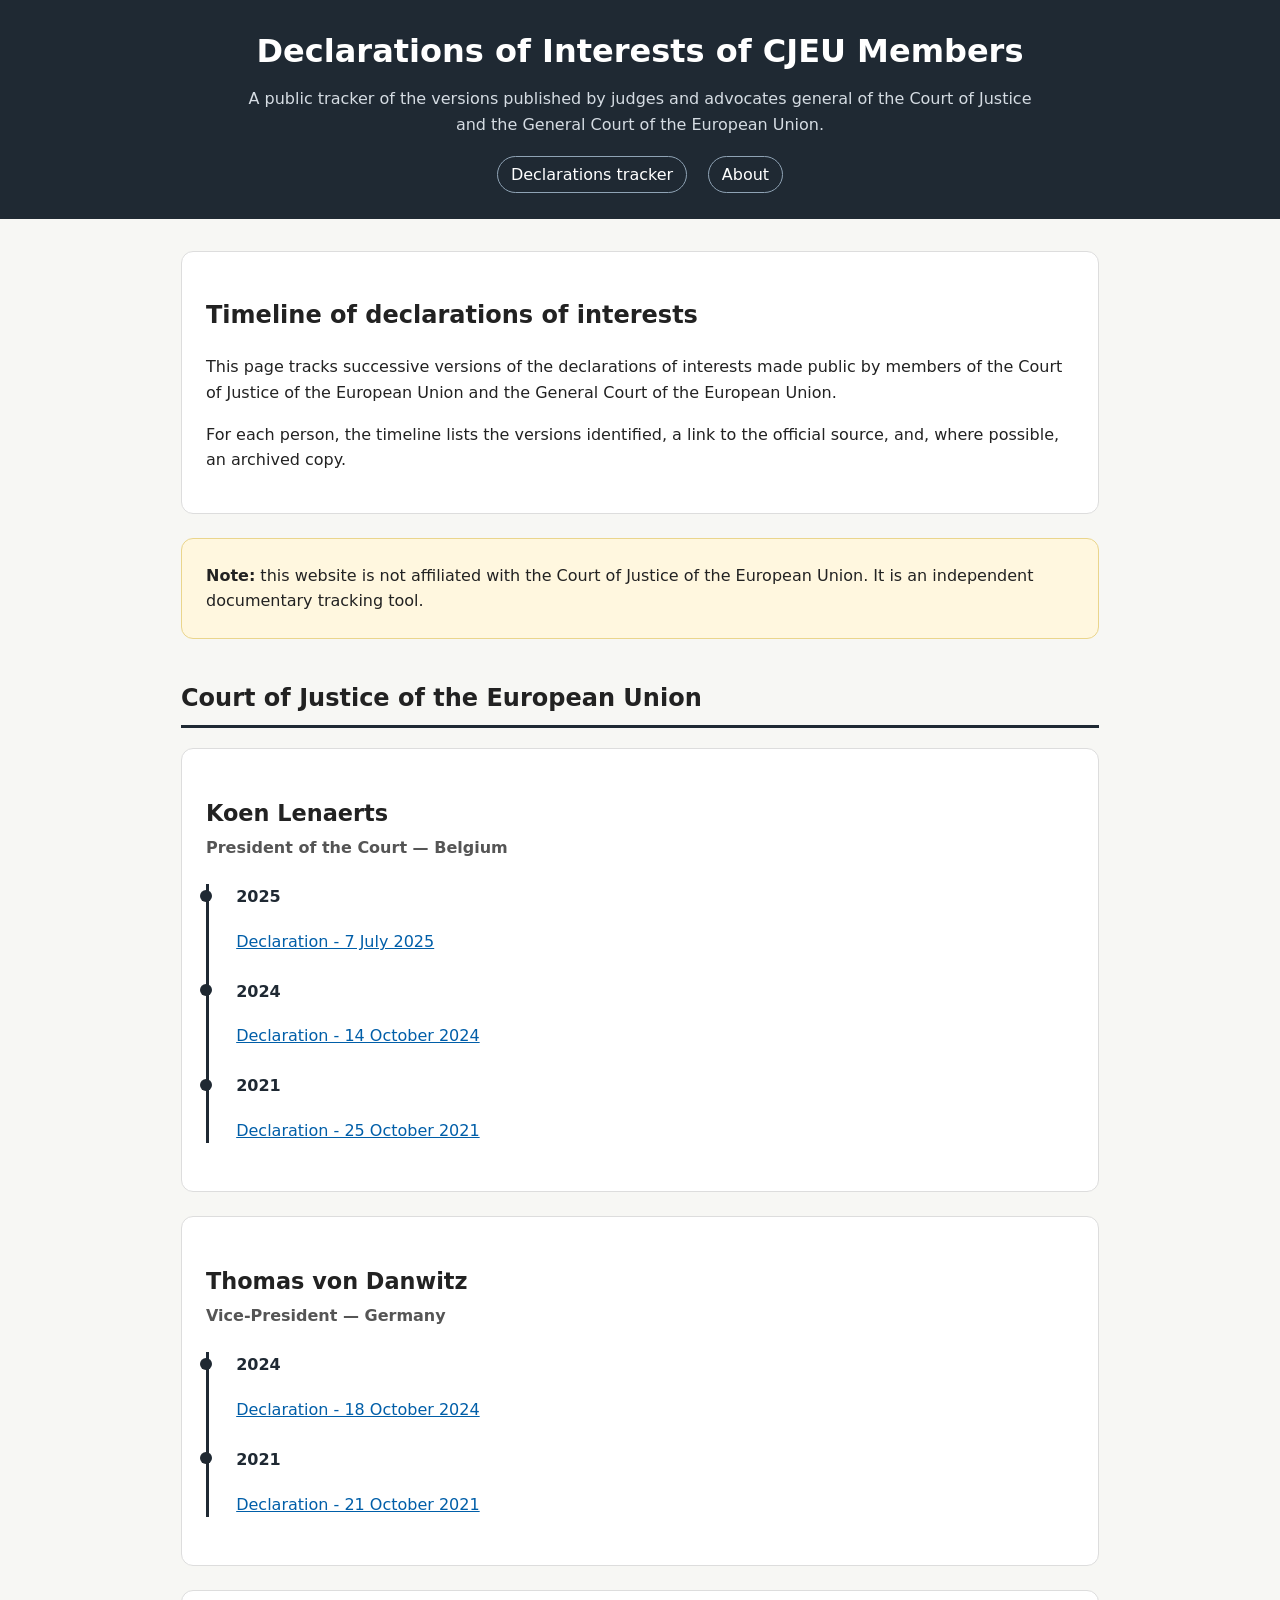
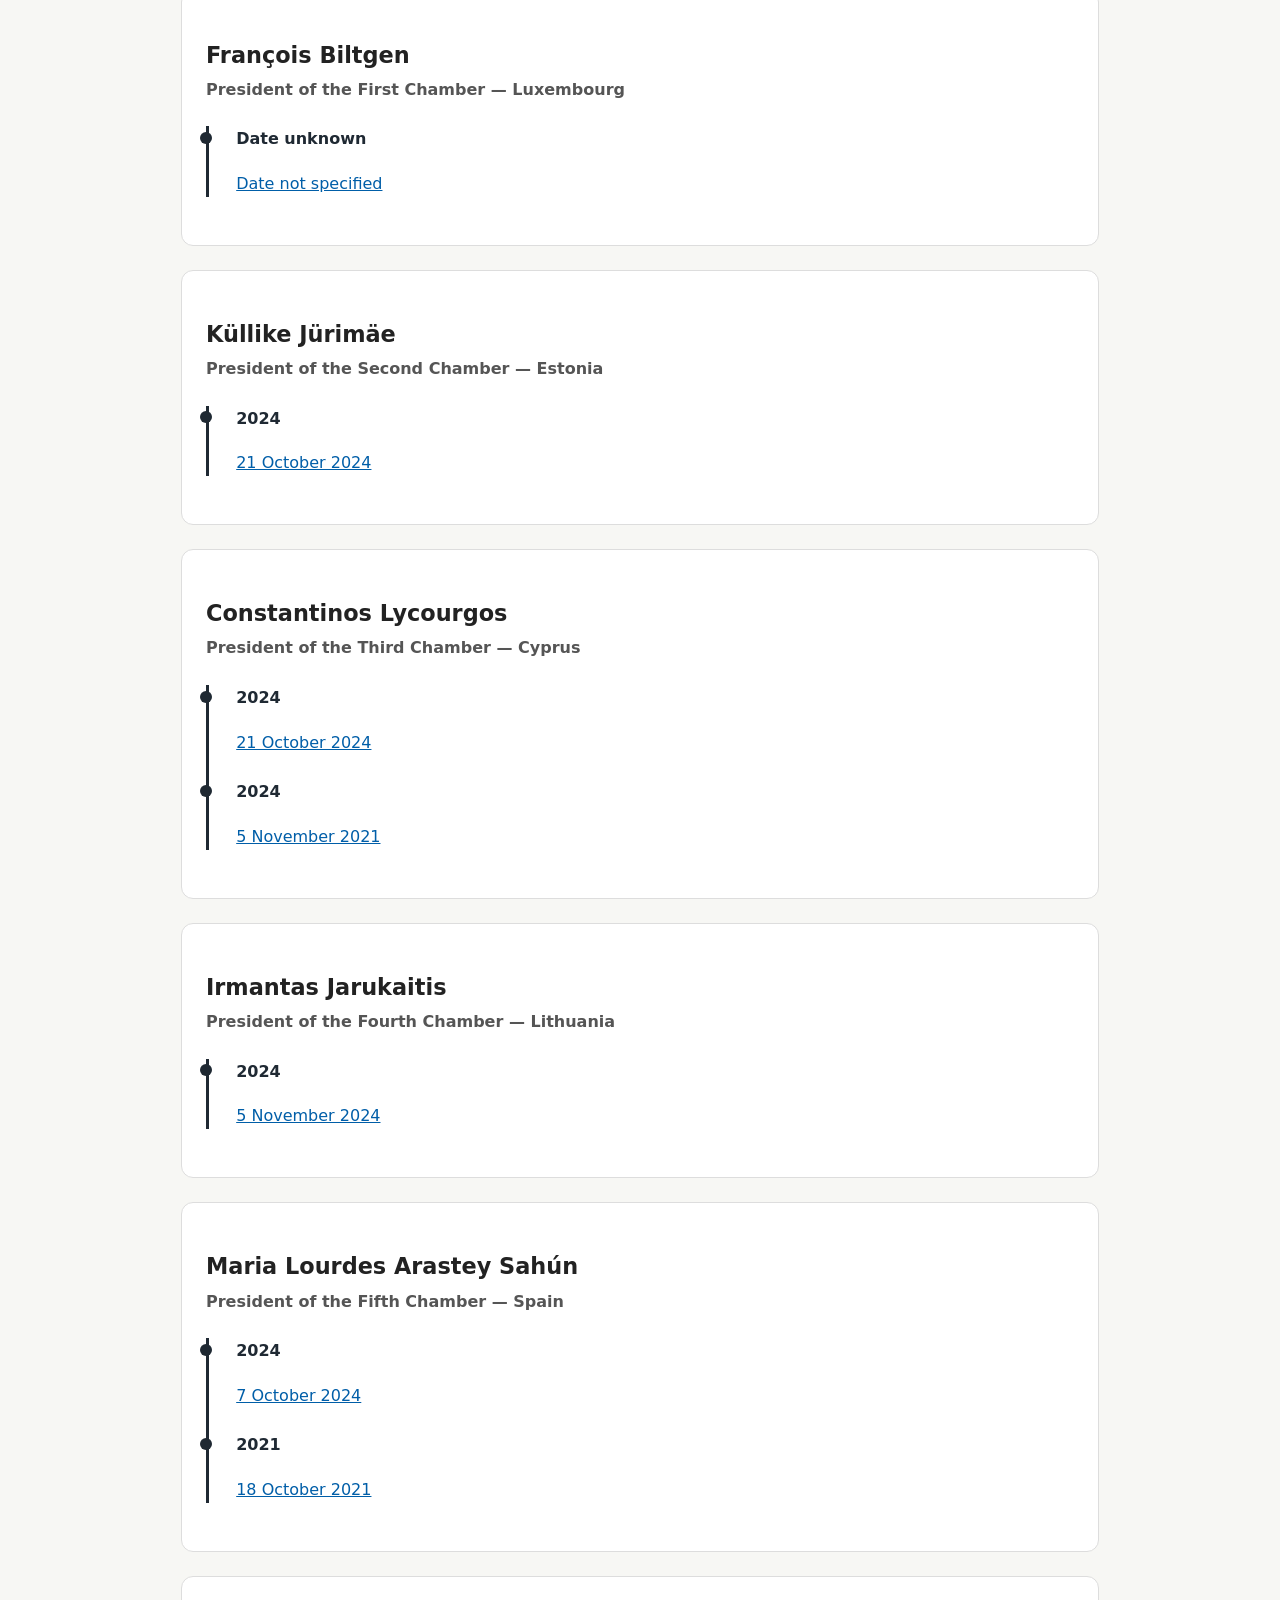
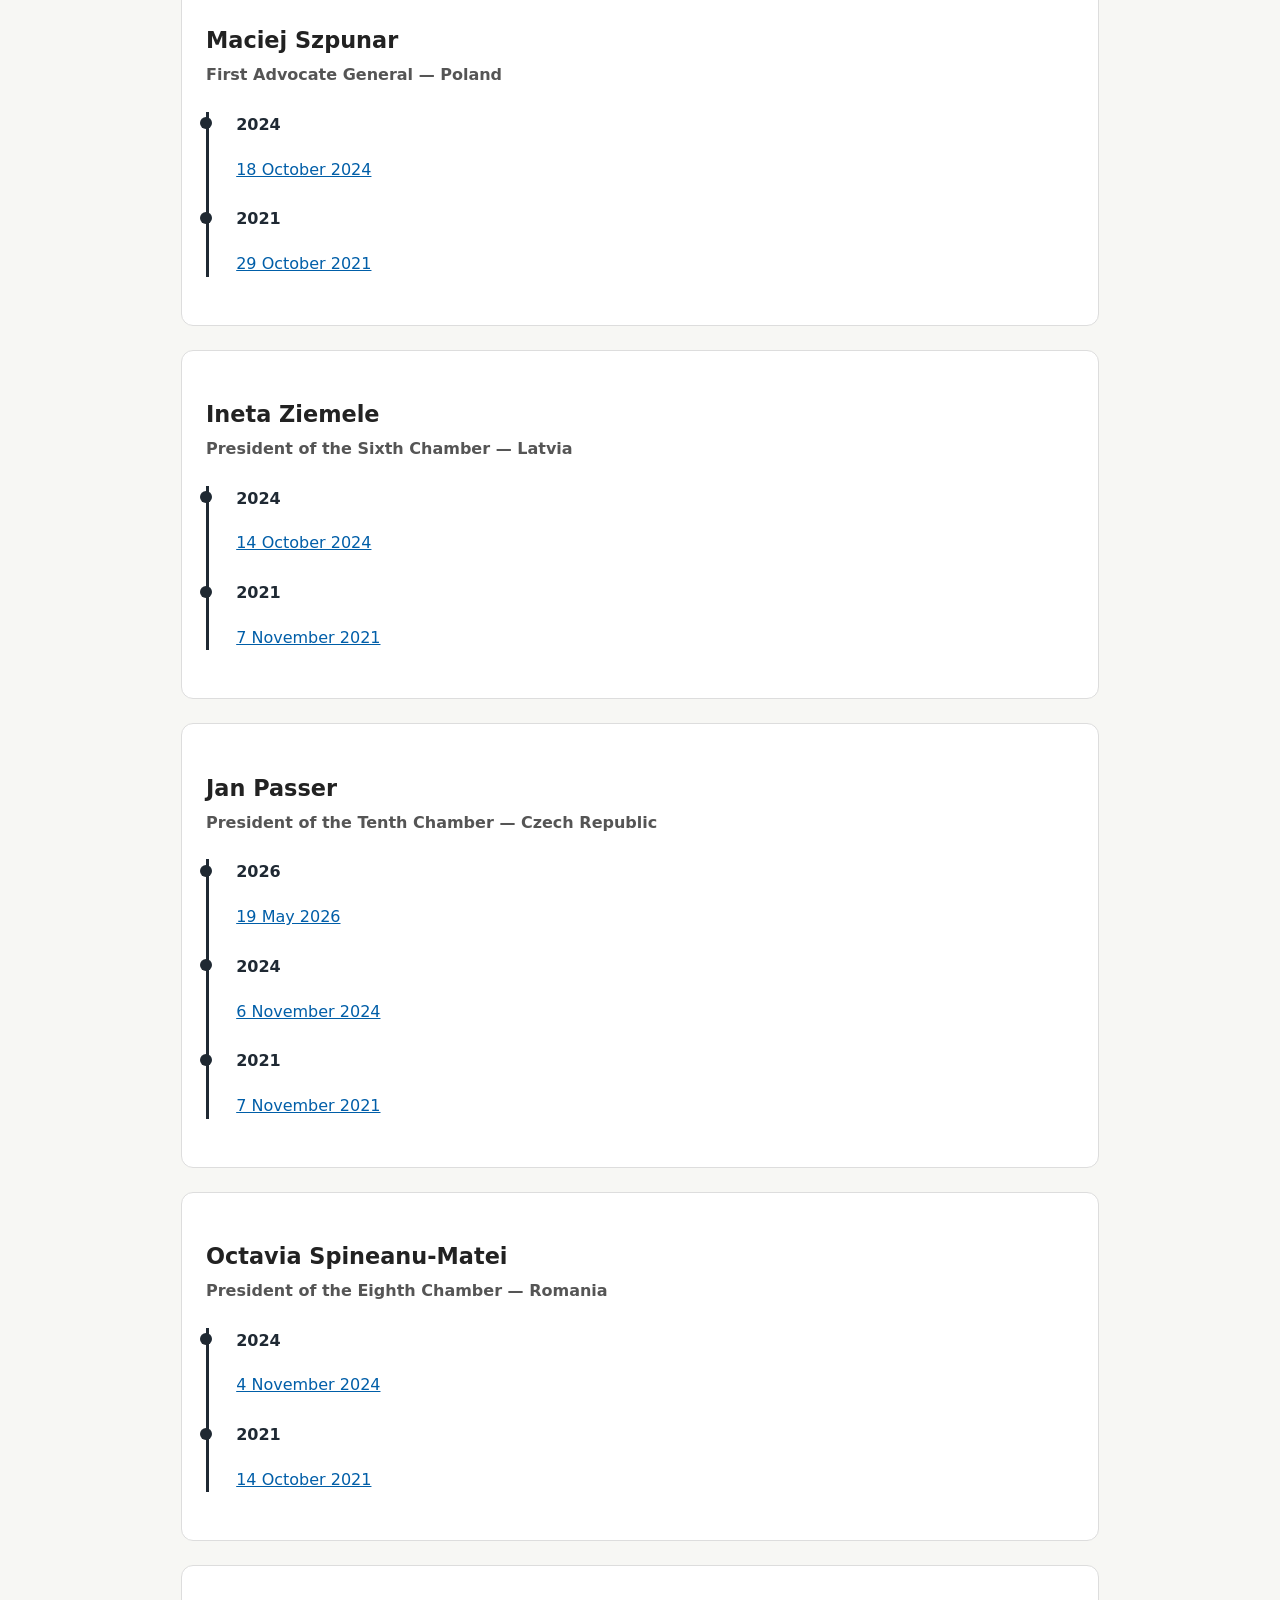
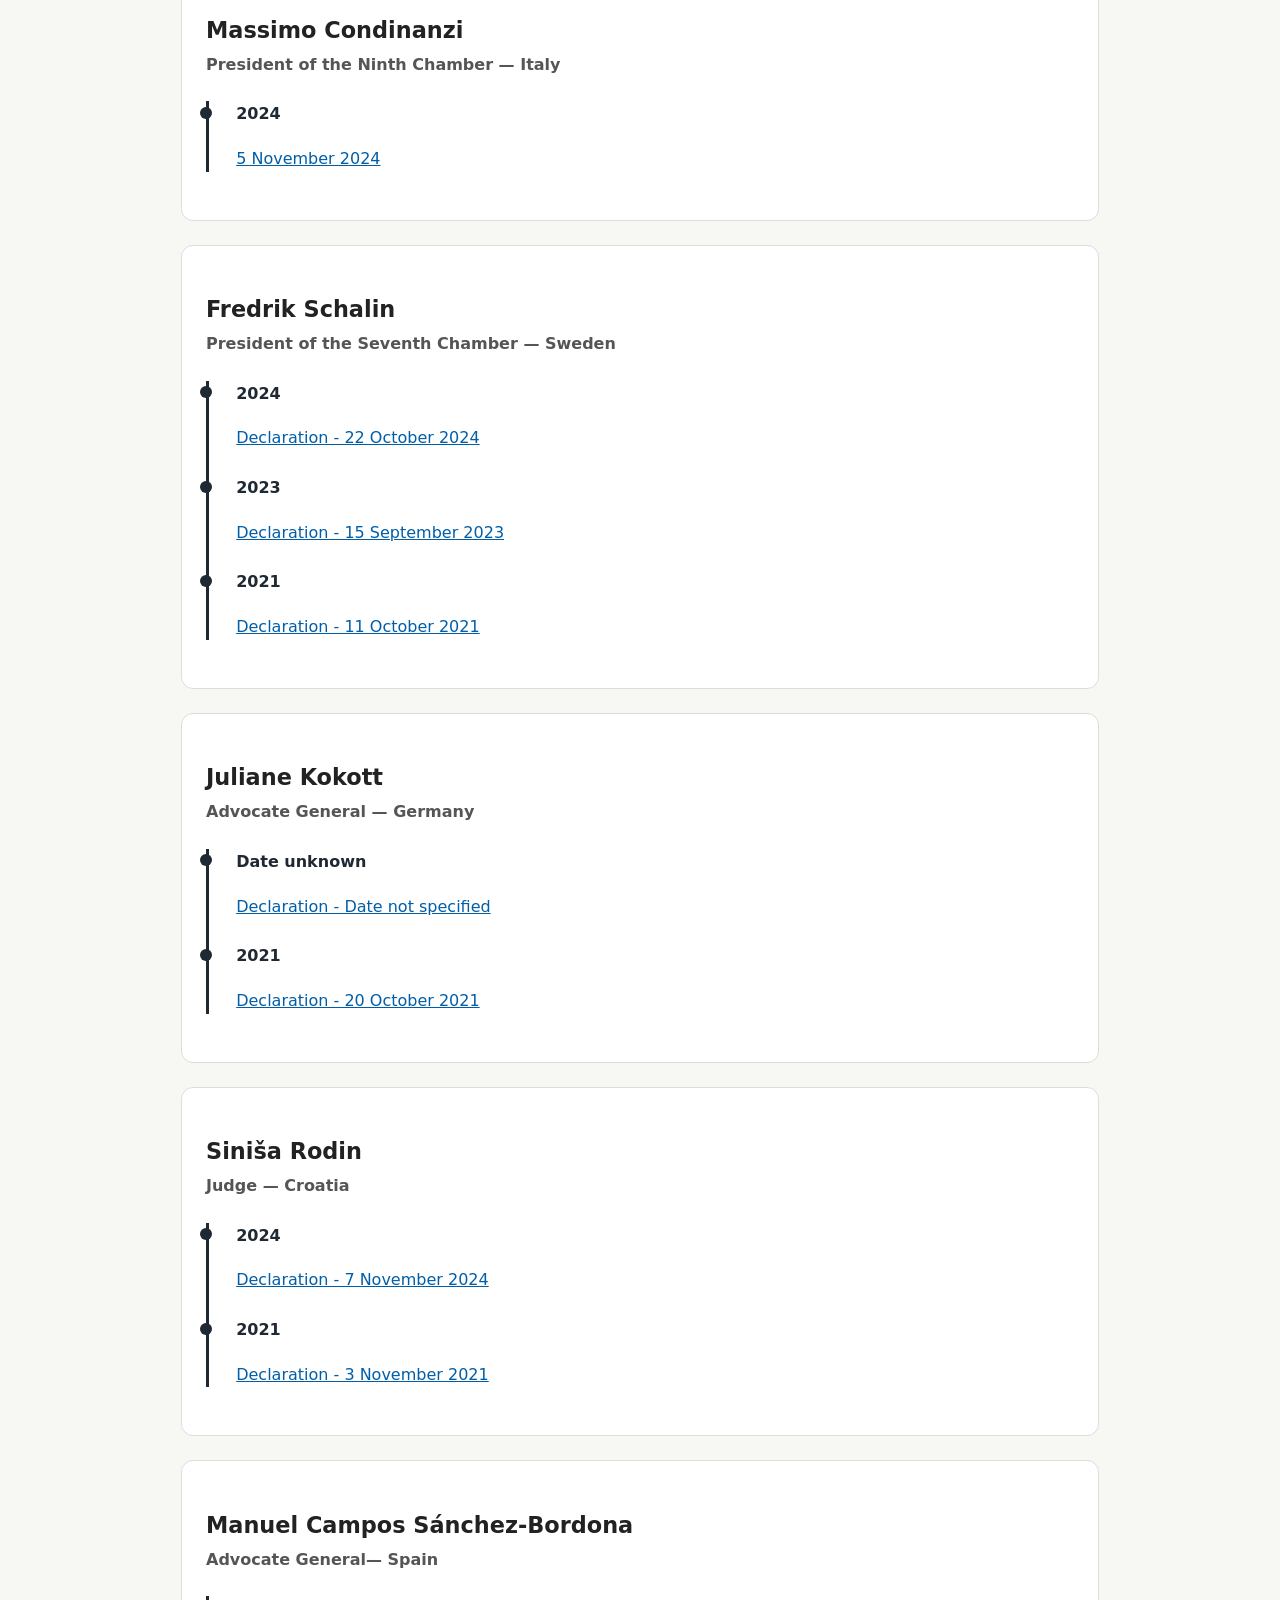
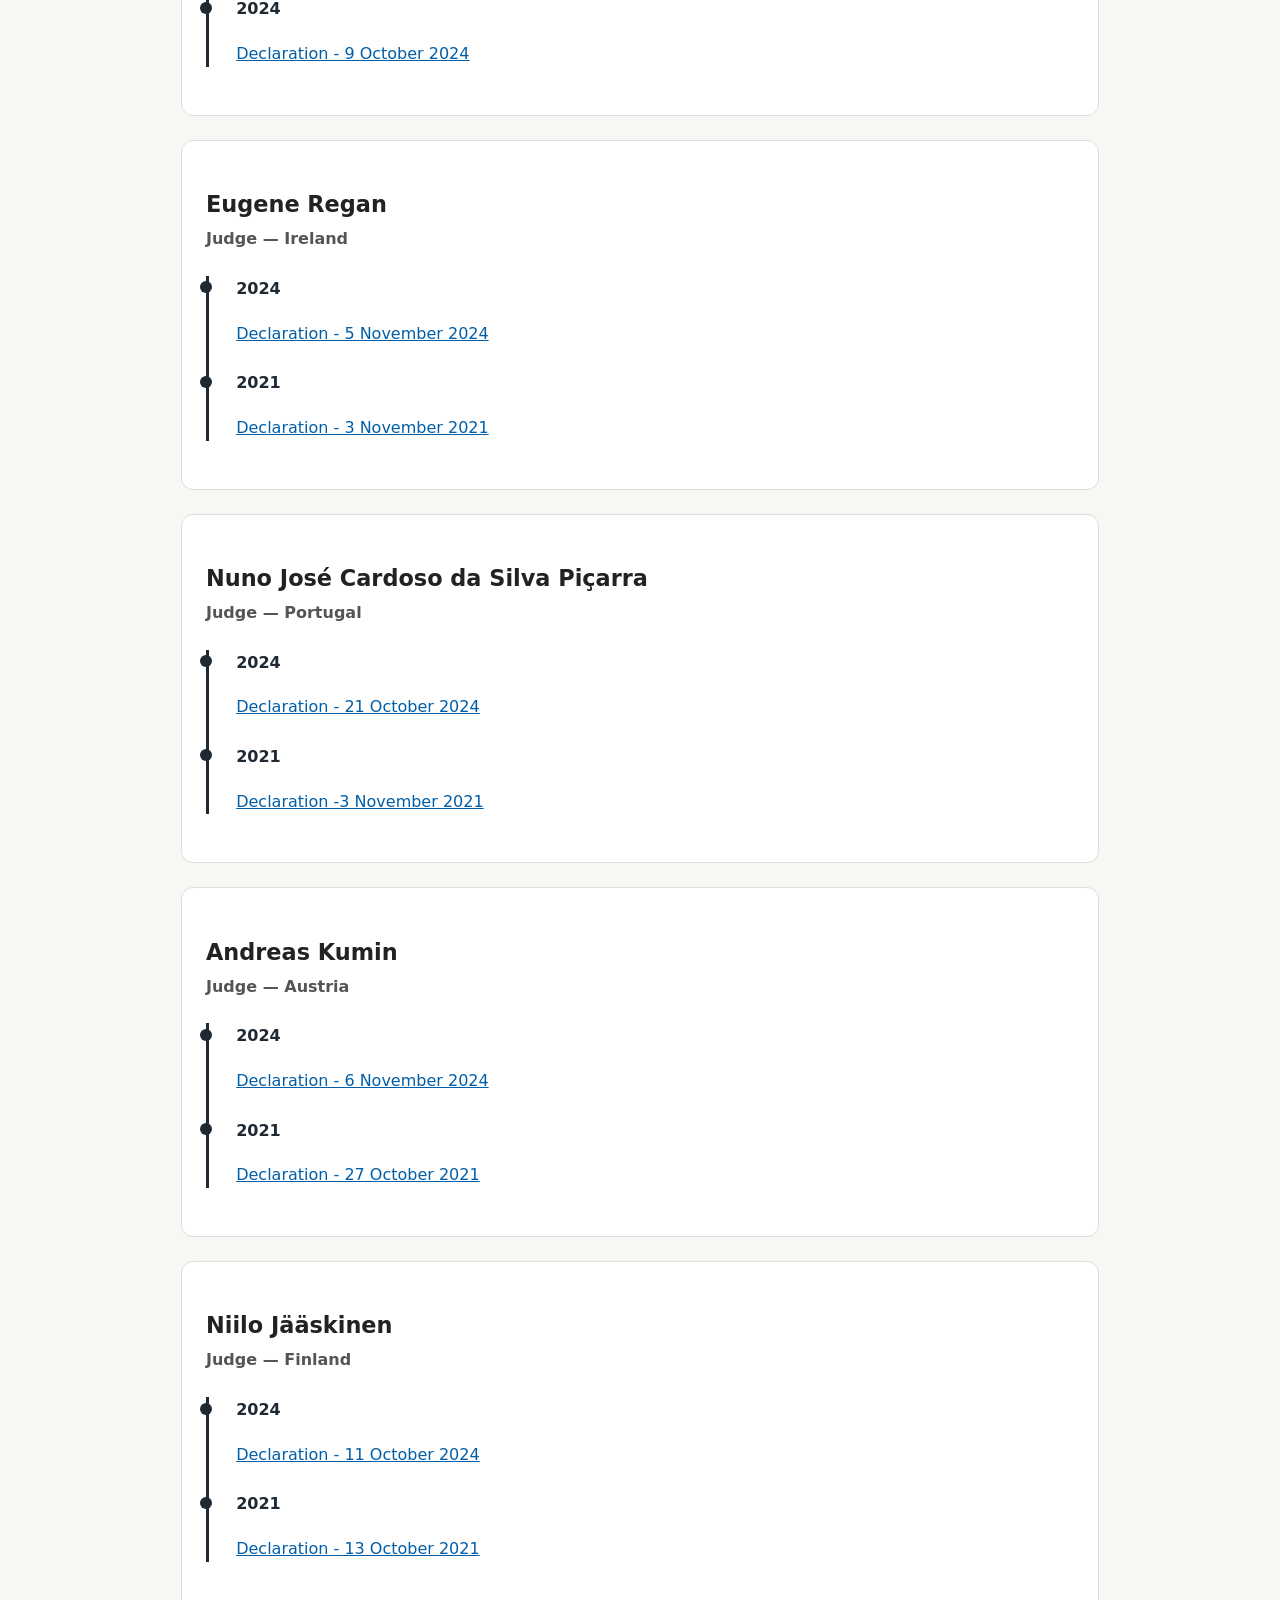
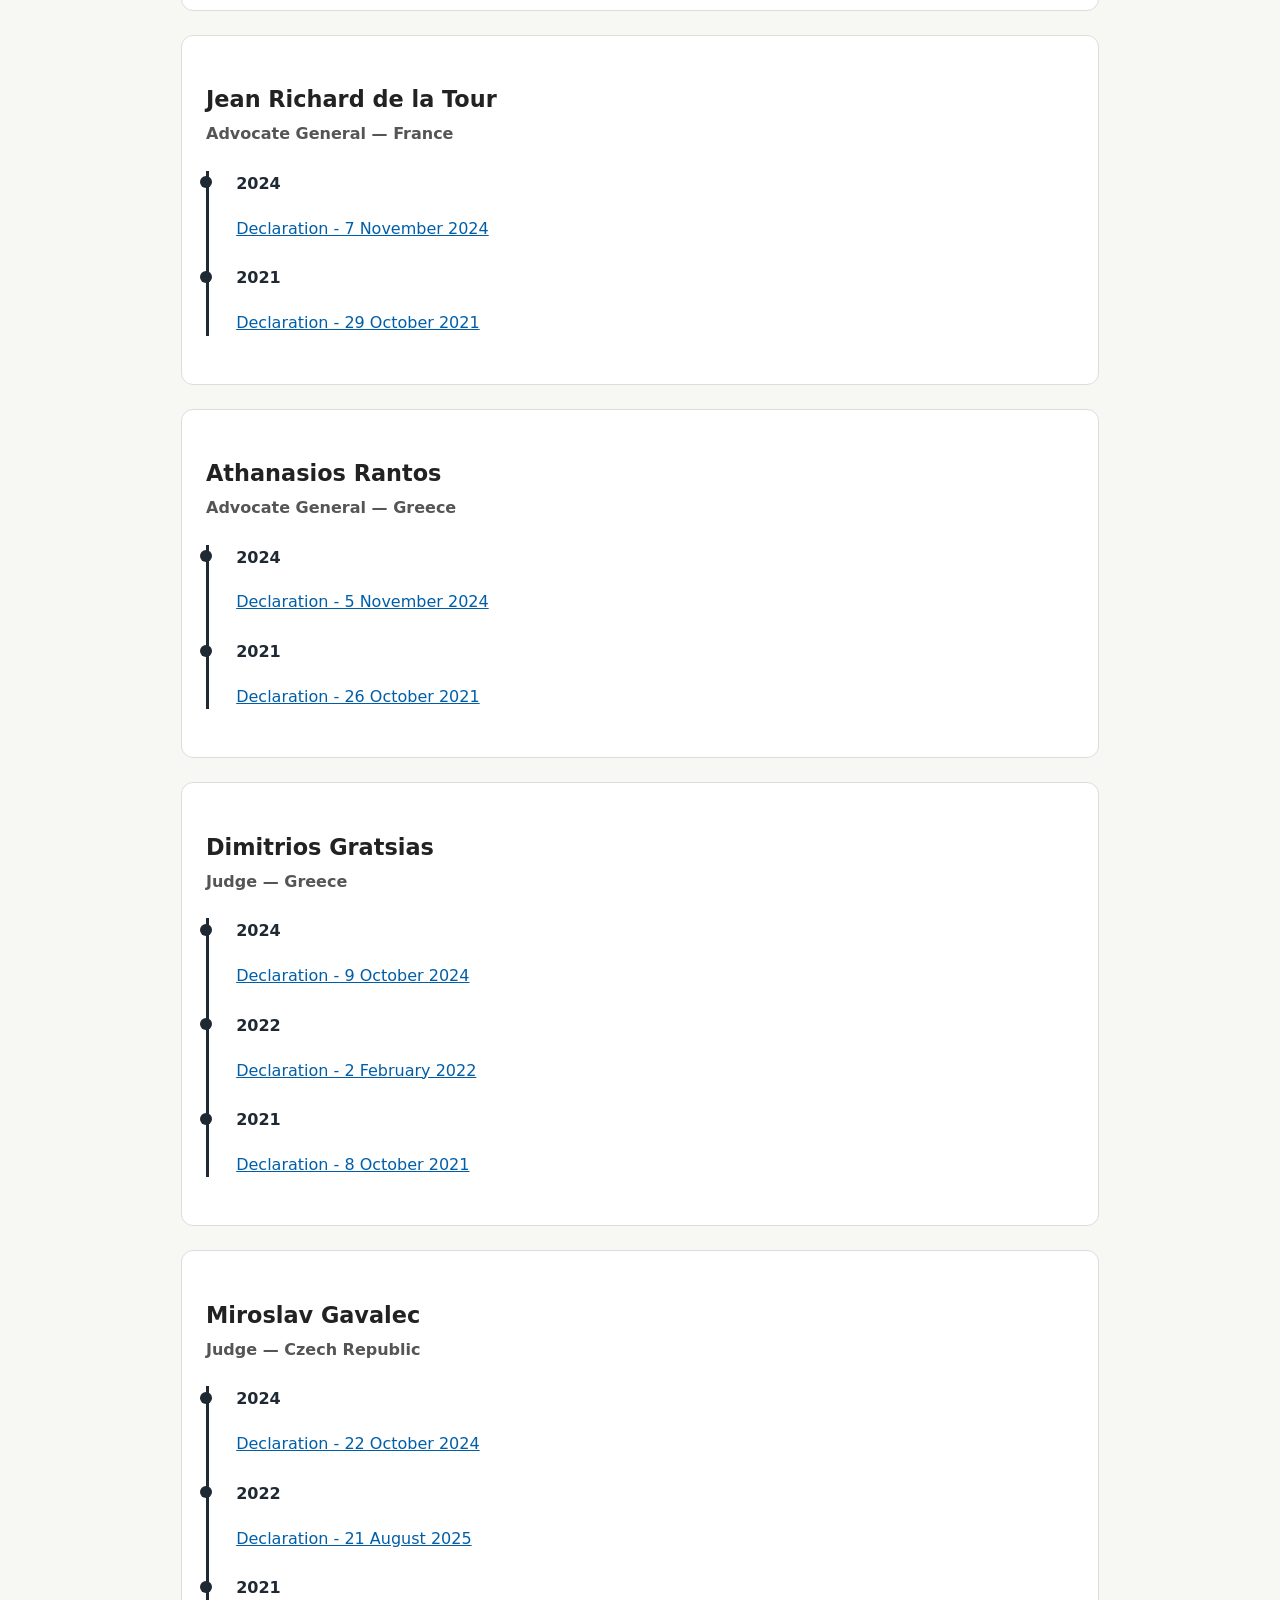
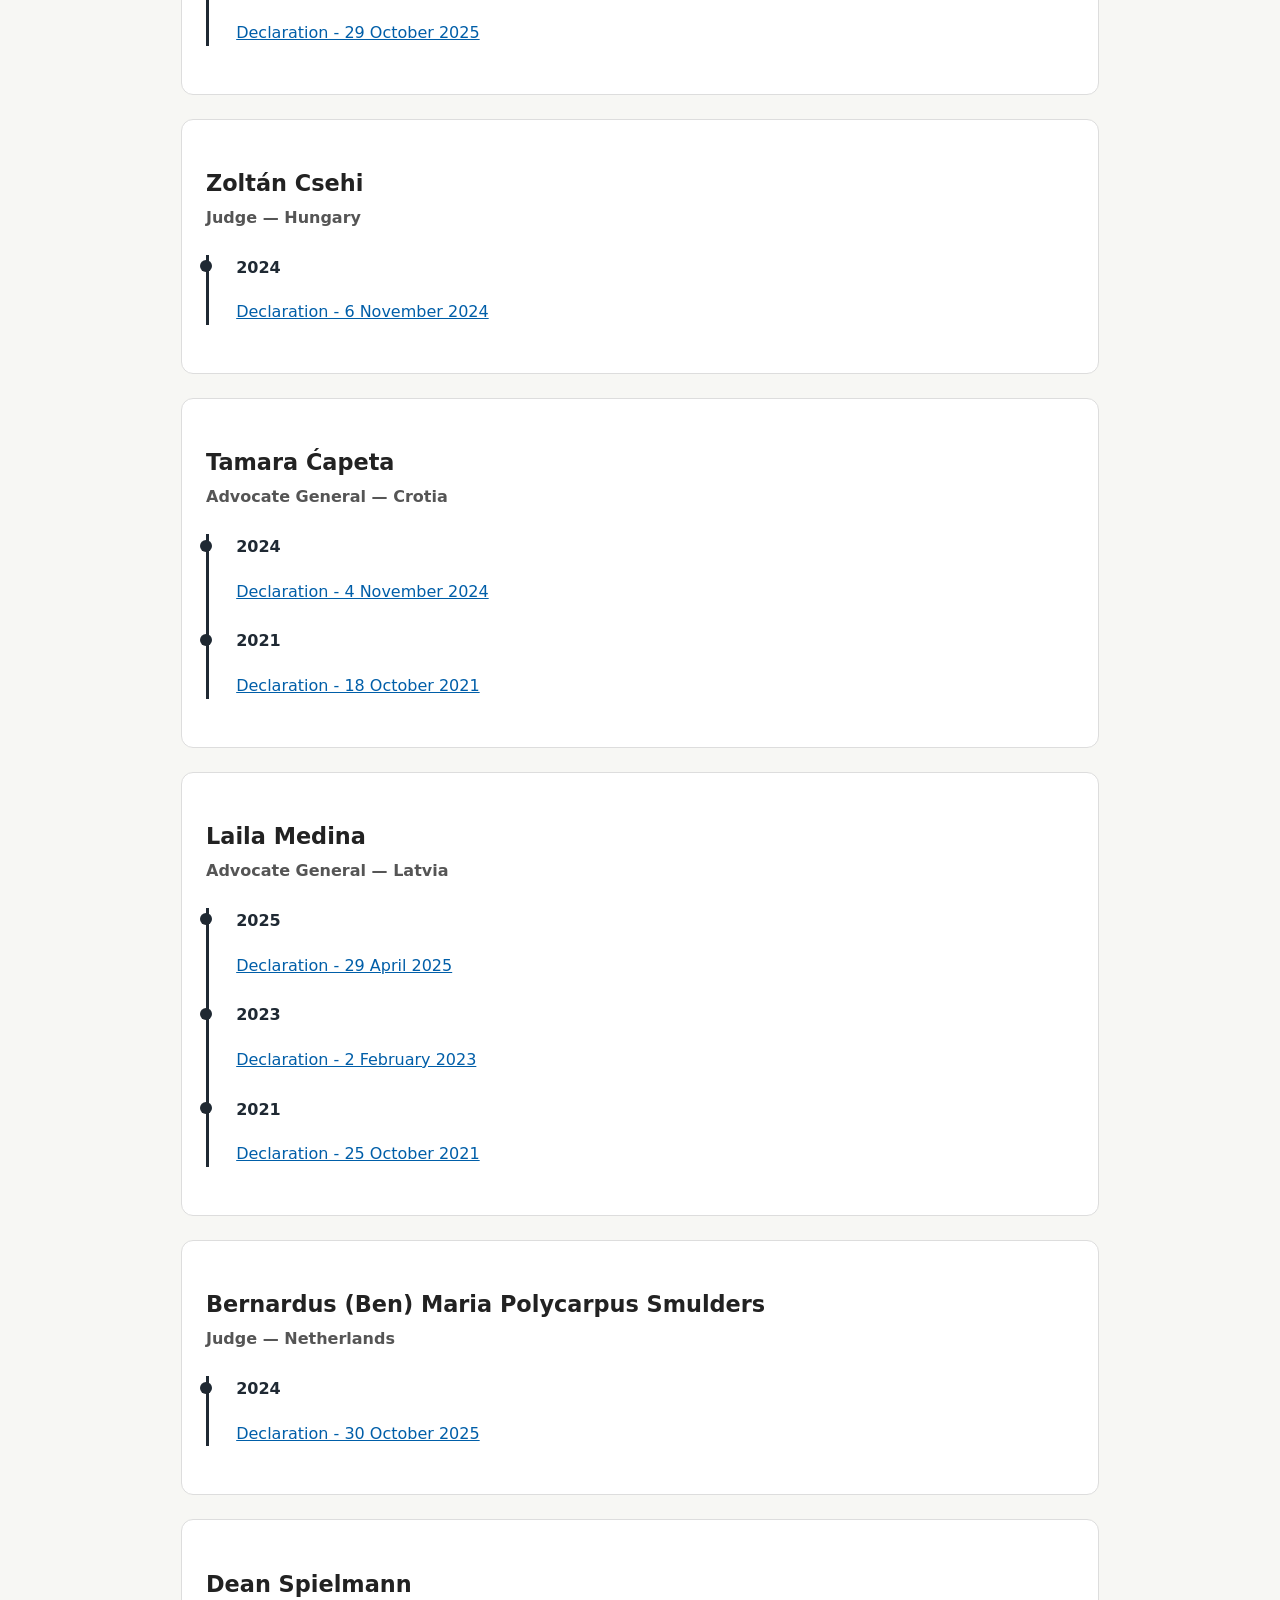
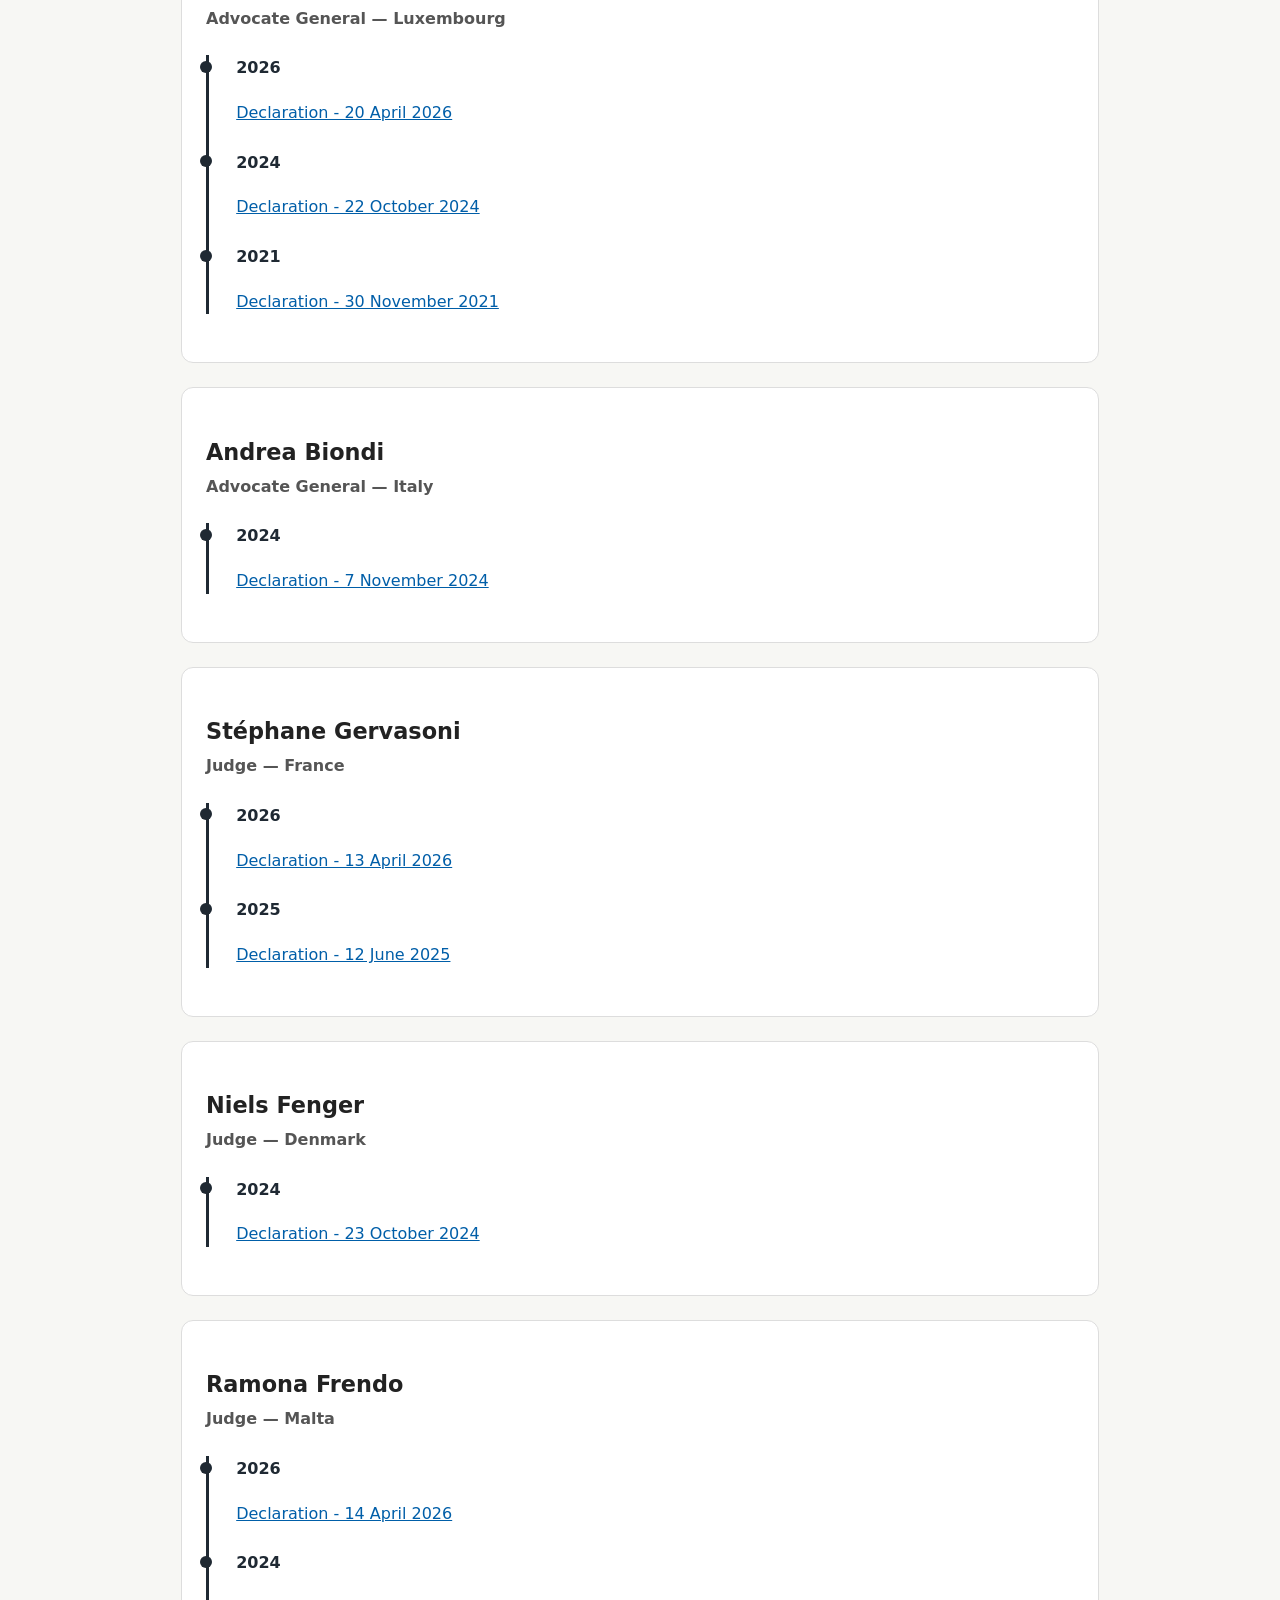
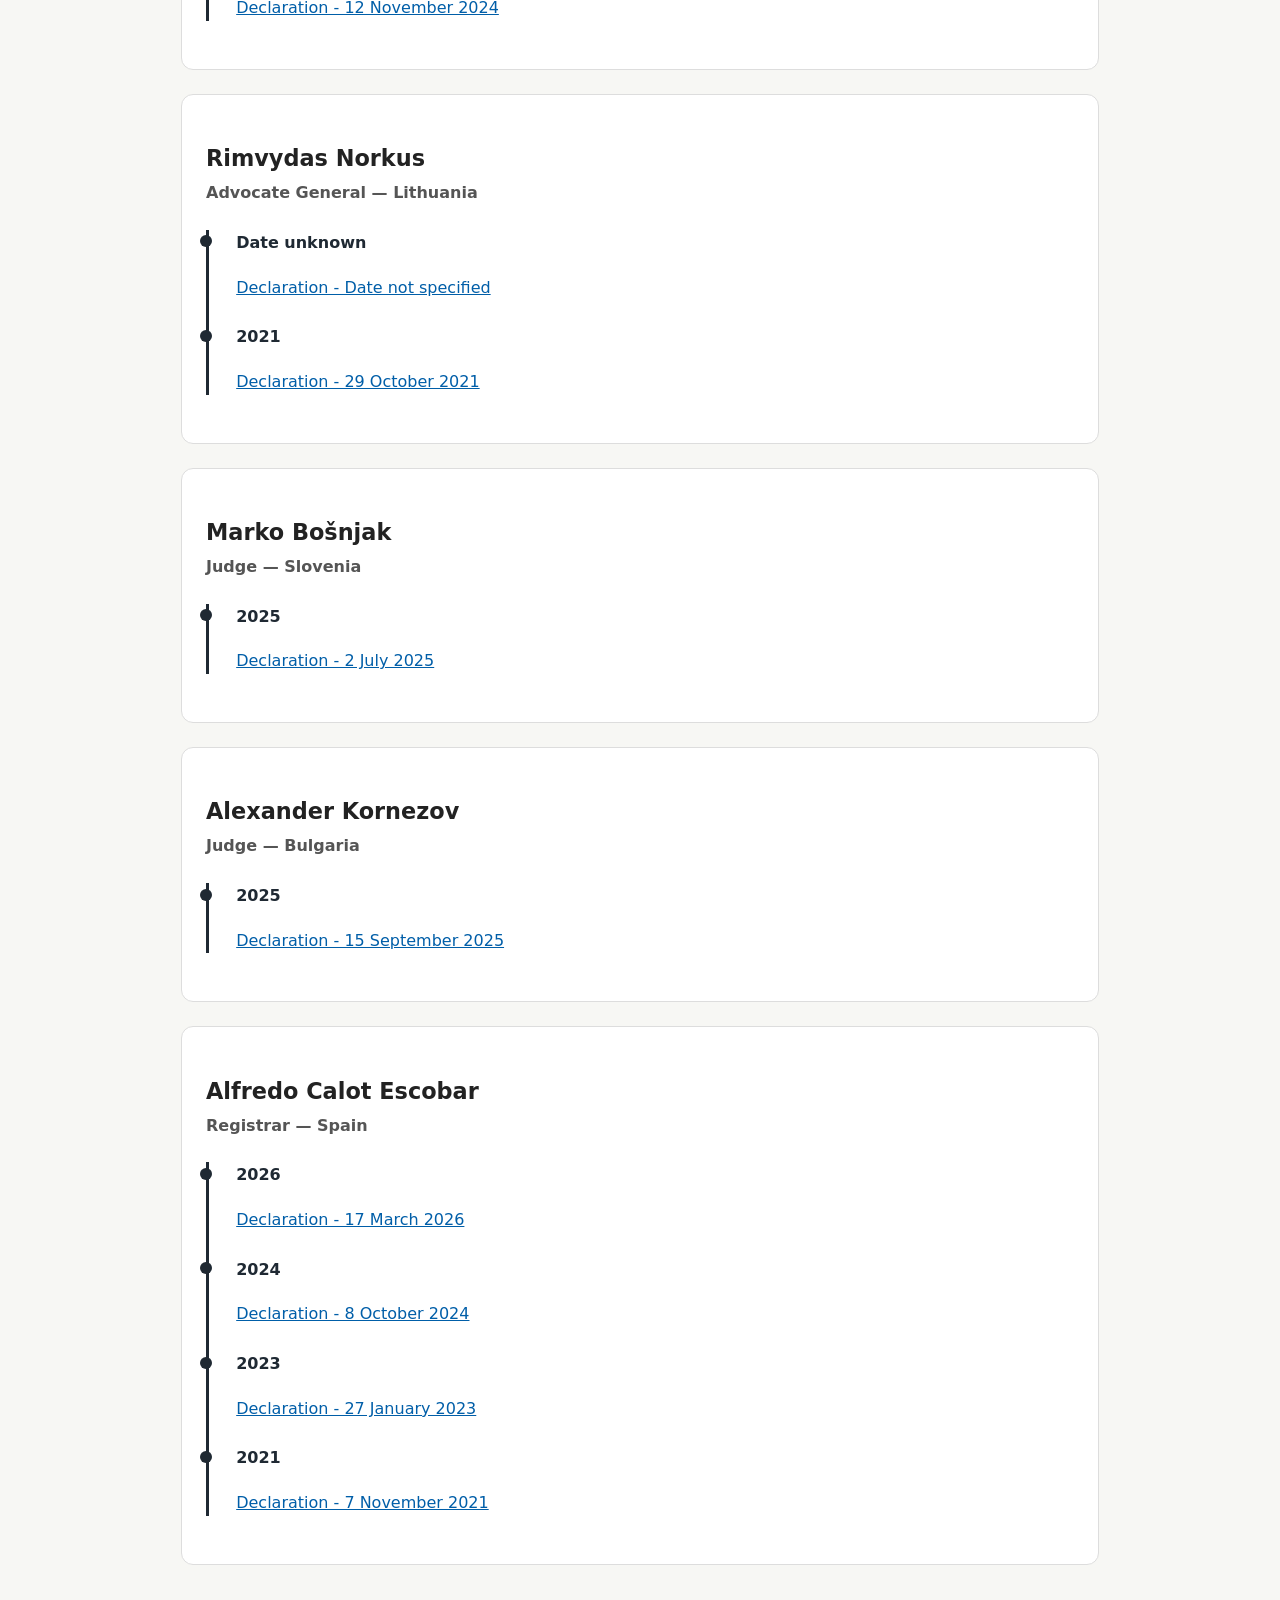
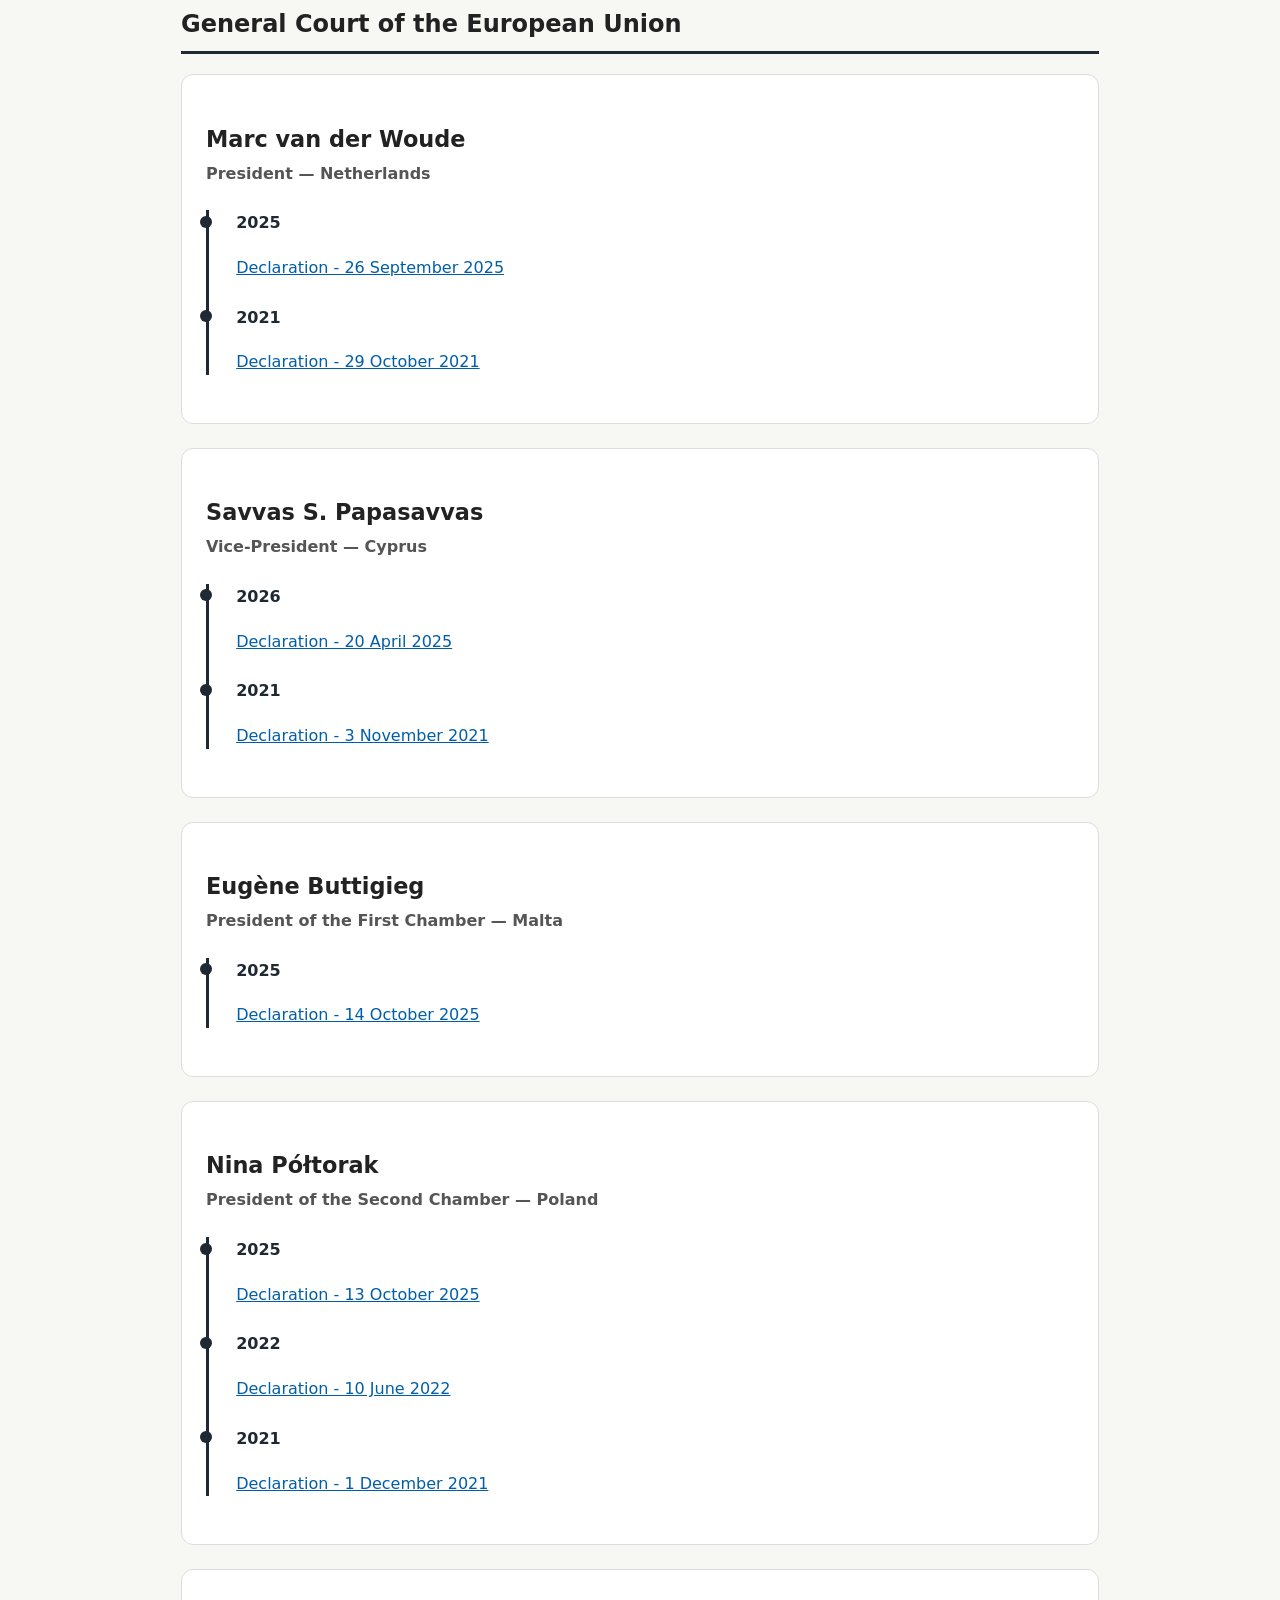
<file: index.html>
<!DOCTYPE html>

<html lang="en">
<head>
  <meta charset="UTF-8" />
  <meta name="viewport" content="width=device-width, initial-scale=1.0" />
  <title>Declarations of Interests of CJEU Members — Version Tracker</title>
  <link rel="stylesheet" href="style.css" />
</head>
<body>

  <header class="site-header">
    <h1>Declarations of Interests of CJEU Members</h1>
    <p class="subtitle">A public tracker of the versions published by judges and advocates general of the Court of Justice and the General Court of the European Union.</p>


<nav>
  <a href="index.html">Declarations tracker</a>
  <a href="about.html">About</a>
</nav>


  </header>

  <main>


<section class="intro">
  <h2>Timeline of declarations of interests</h2>
  <p>
    This page tracks successive versions of the declarations of interests made public by members of the Court of Justice of the European Union and the General Court of the European Union.
  </p>
  <p>
    For each person, the timeline lists the versions identified, a link to the official source, and, where possible, an archived copy.
  </p>
</section>

<section class="notice">
  <strong>Note:</strong> this website is not affiliated with the Court of Justice of the European Union. It is an independent documentary tracking tool.
</section>

<section class="people-section">
  <h2>Court of Justice of the European Union</h2>

  <article class="person-card">
    <h3>Koen Lenaerts</h3>
    <p class="role">President of the Court — Belgium</p>

    <div class="timeline">

      <div class="timeline-item">
        <time datetime="2025-07-07">2025</time>
        <p>
          <a href="documents/declaration_financiere_lenaerts_koen.pdf" target="_blank">Declaration - 7 July 2025 </a>
        </p>
      </div>

       <div class="timeline-item">
        <time datetime="2024-10-14">2024</time>
        <p>
          <a href="documents/lenaerts_koen 20241014.pdf" target="_blank">Declaration - 14 October 2024 </a>
        </p>
      </div>

       <div class="timeline-item">
        <time datetime="2021-10-25">2021</time>
        <p>
          <a href="documents/lenaerts_koen 20211025.pdf" target="_blank">Declaration - 25 October 2021 </a>
        </p>
      </div>

    </div>
  </article>
<article class="person-card">
    <h3>Thomas von Danwitz</h3>
    <p class="role"> Vice-President — Germany</p>

    <div class="timeline">

      <div class="timeline-item">
        <time datetime="2024-10-18">2024</time>
        <p>
          <a href="documents/2024_10_18_declaration_financiere_von_danwitz_thomas.pdf" target="_blank">Declaration - 18 October 2024 </a>
        </p>
      </div>

       <div class="timeline-item">
        <time datetime="2021-10-21">2021</time>
        <p>
          <a href="documents/von_danwitz_thomas 20211027.pdf" target="_blank">Declaration - 21 October 2021</a>
        </p>
      </div>

    </div>
  </article>

<article class="person-card">
    <h3>François Biltgen</h3>
    <p class="role"> President of the First Chamber — Luxembourg</p>

    <div class="timeline">

      <div class="timeline-item">
        <time datetime="Date not specified"> Date unknown </time>
        <p>
          <a href="documents/declaration_financiere_biltgen_francois.pdf" target="_blank">Date not specified</a>
        </p>
      </div>

    </div>
  </article>

  <article class="person-card">
    <h3>Küllike Jürimäe</h3>
    <p class="role"> President of the Second Chamber — Estonia</p>

    <div class="timeline">

      <div class="timeline-item">
        <time datetime="2024—10—21">2024</time>
        <p>
          <a href="documents/declaration_financiere_jurimae_kullike.pdf" target="_blank">21 October 2024</a>
        </p>
      </div>

    </div>
  </article>

    <article class="person-card">
    <h3>Constantinos Lycourgos</h3>
    <p class="role"> President of the Third Chamber — Cyprus</p>

    <div class="timeline">

      <div class="timeline-item">
        <time datetime="2024—10—21">2024</time>
        <p>
          <a href="documents/declaration_financiere_lycourgos_constantinos.pdf" target="_blank">21 October 2024</a>
        </p>
      </div>

       <div class="timeline-item">
        <time datetime="2024—10—21">2024</time>
        <p>
          <a href="documents/lycourgos_constantinos 20211105.pdf" target="_blank">5 November 2021</a>
        </p>
      </div>

    </div>
  </article>

    <article class="person-card">
    <h3>Irmantas Jarukaitis</h3>
    <p class="role"> President of the Fourth Chamber — Lithuania</p>

    <div class="timeline">

      <div class="timeline-item">
        <time datetime="2024—11—05">2024</time>
        <p>
          <a href="documents/declaration_financiere_jarukaitis_irmantas.pdf" target="_blank">5 November 2024</a>
        </p>
      </div>

    </div>
  </article>

    <article class="person-card">
    <h3>Maria Lourdes Arastey Sahún</h3>
    <p class="role">President of the Fifth Chamber — Spain</p>

    <div class="timeline">

      <div class="timeline-item">
        <time datetime="2024—10—07">2024</time>
        <p>
          <a href="documents/declaration_financiere_arastey_sahun_maria_lourdes.pdf" target="_blank">7 October 2024</a>
        </p>
      </div>

       <div class="timeline-item">
        <time datetime="2021—10—18">2021</time>
        <p>
          <a href="documents/arastey_sahun_maria_lourdes 20211018.pdf" target="_blank">18 October 2021</a>
        </p>
      </div>

    </div>
  </article>

   <article class="person-card">
    <h3>Maciej Szpunar</h3>
    <p class="role">First Advocate General — Poland</p>

    <div class="timeline">

      <div class="timeline-item">
        <time datetime="2024—10—18">2024</time>
        <p>
          <a href="documents/declaration_financiere_szpunar_maciej.pdf" target="_blank">18 October 2024</a>
        </p>
      </div>

        <div class="timeline-item">
        <time datetime="2021—10—29">2021</time>
        <p>
          <a href="documents/szpunar_maciej 20211029.pdf" target="_blank">29 October 2021</a>
        </p>
      </div>

    </div>
  </article>

   <article class="person-card">
    <h3>Ineta Ziemele</h3>
    <p class="role">President of the Sixth Chamber — Latvia</p>

    <div class="timeline">

      <div class="timeline-item">
        <time datetime="2024—10—14">2024</time>
        <p>
          <a href="documents/declaration_financiere_ziemele_ineta (1).pdf" target="_blank">14 October 2024</a>
        </p>
      </div>

       <div class="timeline-item">
        <time datetime="2021—11—07">2021</time>
        <p>
          <a href="documents/ziemele_ineta 20211107.pdf" target="_blank">7 November 2021</a>
        </p>
      </div>

    </div>
  </article>

     <article class="person-card">
    <h3>Jan Passer</h3>
    <p class="role">President of the Tenth Chamber — Czech Republic</p>

    <div class="timeline">

      <div class="timeline-item">
        <time datetime="2026—05—19">2026</time>
        <p>
          <a href="documents/2026_05_19_declaration_financiere_passer_jan.pdf" target="_blank">19 May 2026</a>
        </p>
      </div>

            <div class="timeline-item">
        <time datetime="2026—05—19">2024</time>
        <p>
          <a href="documents/declaration_financiere_passer_jan.pdf" target="_blank"> 6 November 2024</a>
        </p>
      </div>

      <div class="timeline-item">
        <time datetime="2021—11—07">2021</time>
        <p>
          <a href="documents/passer_jan 20211107.pdf" target="_blank"> 7 November 2021</a>
        </p>
      </div>

    </div>
  </article>

  <article class="person-card">
    <h3>Octavia Spineanu-Matei</h3>
    <p class="role">President of the Eighth Chamber — Romania </p>

    <div class="timeline">

      <div class="timeline-item">
        <time datetime="2024—11—4">2024</time>
        <p>
          <a href="documents/declaration_financiere_spineanu-matei_octavia.pdf" target="_blank">4 November 2024</a>
        </p>
      </div>

         <div class="timeline-item">
        <time datetime="2021—10—14">2021</time>
        <p>
          <a href="documents/spineanu-matei_octavia 20211014.pdf" target="_blank">14 October 2021</a>
        </p>
      </div>

    </div>
  </article>

   <article class="person-card">
    <h3>Massimo Condinanzi</h3>
    <p class="role">President of the Ninth Chamber — Italy </p>

    <div class="timeline">

      <div class="timeline-item">
        <time datetime="2024—11—05">2024</time>
        <p>
          <a href="documents/declaration_financiere_condinanzi.pdf" target="_blank">5 November 2024</a>
        </p>
      </div>

    </div>
  </article>

  <article class="person-card">
    <h3>Fredrik Schalin</h3>
    <p class="role"> President of the Seventh Chamber — Sweden</p>

    <div class="timeline">

      <div class="timeline-item">
        <time datetime="2024-10-22">2024</time>
        <p>
          <a href="documents/declaration_financiere_schalin_fredrik.pdf" target="_blank">Declaration - 22 October 2024 </a>
        </p>
      </div>

       <div class="timeline-item">
        <time datetime="2023-09-">2023</time>
        <p>
          <a href="documents/schalin_fredrik 20230915.pdf" target="_blank">Declaration - 15 September 2023 </a>
        </p>
      </div>

         <div class="timeline-item">
        <time datetime="2021-10-11">2021</time>
        <p>
          <a href="documents/schalin_fredrik 20211011.pdf" target="_blank">Declaration - 11 October 2021 </a>
        </p>
      </div>

    </div>
  </article>

    <article class="person-card">
    <h3>Juliane Kokott</h3>
    <p class="role">Advocate General — Germany </p>

    <div class="timeline">

      <div class="timeline-item">
        <time datetime="Date non declared">Date unknown</time>
        <p>
          <a href="documents/declaration_financiere_kokott_juliane.pdf" target="_blank">Declaration - Date not specified </a>
        </p>
      </div>    

      <div class="timeline-item">
        <time datetime="2021-10-20">2021</time>
        <p>
          <a href="documents/kokott_juliane 20211020.pdf" target="_blank">Declaration - 20 October 2021 </a>
        </p>
      </div>

    </div>
  </article>
  

    <article class="person-card">
    <h3>Siniša Rodin</h3>
    <p class="role">Judge — Croatia </p>

    <div class="timeline">

      <div class="timeline-item">
        <time datetime="2024-11-07">2024</time>
        <p>
          <a href="documents/declaration_financiere_rodin_sinisa.pdf" target="_blank">Declaration - 7 November 2024 </a>
        </p>
      </div>

         <div class="timeline-item">
        <time datetime="2021-11-03">2021</time>
        <p>
          <a href="documents/rodin_sinisa 20211103.pdf" target="_blank">Declaration - 3 November 2021 </a>
        </p>
      </div>

    </div>
  </article>

  <article class="person-card">
    <h3>Manuel Campos Sánchez-Bordona</h3>
    <p class="role">Advocate General— Spain </p>

    <div class="timeline">

      <div class="timeline-item">
        <time datetime="2024-10-07">2024</time>
        <p>
          <a href="documents/declaration_financiere_campos_sanchez-bordona_manuel.pdf" target="_blank">Declaration - 9 October 2024 </a>
        </p>
      </div>

    </div>
  </article>

  <article class="person-card">
    <h3>Eugene Regan</h3>
    <p class="role">Judge — Ireland </p>

    <div class="timeline">

      <div class="timeline-item">
        <time datetime="2024-11-05">2024</time>
        <p>
          <a href="documents/declaration_financiere_regan_eugene.pdf" target="_blank">Declaration - 5 November 2024 </a>
        </p>
      </div>

          <div class="timeline-item">
        <time datetime="2021-11-03">2021</time>
        <p>
          <a href="documents/regan_eugene 20211103.pdf" target="_blank">Declaration - 3 November 2021 </a>
        </p>
      </div>

    </div>
  </article>

   <article class="person-card">
    <h3>Nuno José Cardoso da Silva Piçarra</h3>
    <p class="role">Judge — Portugal </p>

    <div class="timeline">

      <div class="timeline-item">
        <time datetime="2024-10-21">2024</time>
        <p>
          <a href="documents/declaration_financiere_picarra_nuno.pdf" target="_blank">Declaration - 21 October 2024 </a>
        </p>
            </div>

       <div class="timeline-item">
        <time datetime="2021-11-03">2021</time>
        <p>
          <a href="documents/picarra_nuno 20211103.pdf" target="_blank">Declaration -3 November 2021 </a>
        </p>
            </div>

    </div>
  </article>

      <article class="person-card">
    <h3>Andreas Kumin</h3>
    <p class="role">Judge — Austria </p>

    <div class="timeline">

      <div class="timeline-item">
        <time datetime="2024-11-06">2024</time>
        <p>
          <a href="documents/declaration_financiere_kumin_andreas.pdf" target="_blank">Declaration - 6 November 2024 </a>
        </p>
      </div>

      <div class="timeline-item">
        <time datetime="2021-10-27">2021</time>
        <p>
          <a href="documents/kumin_andreas 20211027.pdf" target="_blank">Declaration - 27 October 2021 </a>
        </p>
      </div>

    </div>
  </article>

       <article class="person-card">
    <h3>Niilo Jääskinen</h3>
    <p class="role">Judge — Finland </p>

    <div class="timeline">

      <div class="timeline-item">
        <time datetime="2024-10-11">2024</time>
        <p>
          <a href="documents/declaration_financiere_jaaskinen_niilo.pdf" target="_blank">Declaration - 11 October 2024 </a>
        </p>
     </div>

      <div class="timeline-item">
        <time datetime="2021-10-13">2021</time>
        <p>
          <a href="documents/jaaskinen_niilo 20211013.pdf" target="_blank">Declaration - 13 October 2021 </a>
        </p>
     </div>

  </div>
</article>

       <article class="person-card">
    <h3>Jean Richard de la Tour</h3>
    <p class="role">Advocate General — France </p>

    <div class="timeline">

      <div class="timeline-item">
        <time datetime="2024-11-07">2024</time>
        <p>
          <a href="documents/declaration_financiere_richard_de_la_tour_jean.pdf" target="_blank">Declaration - 7 November 2024 </a>
        </p>
     </div>

      <div class="timeline-item">
        <time datetime="2021-10-29">2021</time>
        <p>
          <a href="documents/richard_de_la_tour_jean 20211029.pdf" target="_blank">Declaration - 29 October 2021 </a>
        </p>
     </div>

  </div>
</article>

       <article class="person-card">
    <h3>Athanasios Rantos</h3>
    <p class="role">Advocate General — Greece </p>

    <div class="timeline">

      <div class="timeline-item">
        <time datetime="2024-11-05">2024</time>
        <p>
          <a href="documents/declaration_financiere_rantos_athanasios.pdf" target="_blank">Declaration - 5 November 2024 </a>
        </p>
      </div>

      <div class="timeline-item">
        <time datetime="2021-10-26">2021</time>
        <p>
          <a href="documents/rantos_athanasios 20211026.pdf" target="_blank">Declaration - 26 October 2021 </a>
        </p>
      </div>

  </div>
</article>
    </div>
  </article>

   <article class="person-card">
    <h3>Dimitrios Gratsias</h3>
    <p class="role"> Judge — Greece</p>

    <div class="timeline">

      <div class="timeline-item">
        <time datetime="2024-10-09">2024</time>
        <p>
          <a href="documents/declaration_financiere_gratsias_dimitrios.pdf" target="_blank">Declaration - 9 October 2024 </a>
        </p>
      </div>

            <div class="timeline-item">
        <time datetime="2022-02-03">2022</time>
        <p>
          <a href="documents/gratsias_dimitrios 20211008.pdf" target="_blank">Declaration - 2 February 2022 </a>
        </p>
      </div>

      <div class="timeline-item">
        <time datetime="2021-10-08">2021</time>
        <p>
          <a href="documents/gratsias_dimitrios 20211008.pdf" target="_blank">Declaration - 8 October 2021 </a>
        </p>
      </div>
      

    </div>
  </article>

   <article class="person-card">
    <h3>Miroslav Gavalec</h3>
    <p class="role"> Judge — Czech Republic </p>

    <div class="timeline">

      <div class="timeline-item">
        <time datetime="2024-10-22">2024</time>
        <p>
          <a href="documents/declaration_financiere_gavalec_miroslav.pdf" target="_blank">Declaration - 22 October 2024 </a>
        </p>
      </div>

       <div class="timeline-item">
        <time datetime="2022-08-21">2022</time>
        <p>
          <a href="documents/gavalec_miroslav 20220821.pdf" target="_blank">Declaration - 21 August 2025 </a>
        </p>
      </div>

        <div class="timeline-item">
        <time datetime="2021-10-29">2021</time>
        <p>
          <a href="documents/gavalec_miroslav 20211029.pdf" target="_blank">Declaration - 29 October 2025 </a>
        </p>
      </div>

    </div>
  </article>

   <article class="person-card">
    <h3>Zoltán Csehi</h3>
    <p class="role"> Judge — Hungary</p>

    <div class="timeline">

      <div class="timeline-item">
        <time datetime="2024-11-06">2024</time>
        <p>
          <a href="documents/declaration_financiere_csehi_zoltan.pdf" target="_blank">Declaration - 6 November 2024 </a>
        </p>
      </div>

    </div>
  </article>

  <article class="person-card">
    <h3>Tamara Ćapeta</h3>
    <p class="role"> Advocate General — Crotia</p>

    <div class="timeline">

      <div class="timeline-item">
        <time datetime="2024-11-04">2024</time>
        <p>
          <a href="documents/declaration_financiere_capeta_tamara.pdf" target="_blank">Declaration - 4 November 2024 </a>
        </p>
      </div>

       <div class="timeline-item">
        <time datetime="2021-10-18">2021</time>
        <p>
          <a href="documents/capeta_tamara 20211018.pdf" target="_blank">Declaration - 18 October 2021 </a>
        </p>
      </div>

    </div>
  </article>

   <article class="person-card">
    <h3>Laila Medina</h3>
    <p class="role"> Advocate General — Latvia</p>

    <div class="timeline">

      <div class="timeline-item">
        <time datetime="2025-04-10">2025</time>
        <p>
          <a href="documents/declaration_financiere_medina_laila.pdf" target="_blank">Declaration - 29 April 2025 </a>
        </p>
      </div>

       <div class="timeline-item">
        <time datetime="2023-February-02">2023</time>
        <p>
          <a href="documents/medina_laila 20230202.pdf" target="_blank">Declaration - 2 February 2023 </a>
        </p>
      </div>

      <div class="timeline-item">
        <time datetime="2021-10-25">2021</time>
        <p>
          <a href="documents/medina_laila 20211025.pdf" target="_blank">Declaration - 25 October 2021 </a>
        </p>
      </div>

    </div>
  </article>

   <article class="person-card">
    <h3>Bernardus (Ben) Maria Polycarpus Smulders</h3>
    <p class="role"> Judge — Netherlands</p>

    <div class="timeline">

      <div class="timeline-item">
        <time datetime="2024-10-30">2024</time>
        <p>
          <a href="documents/declaration_financiere_smulders.pdf" target="_blank">Declaration - 30 October 2025 </a>
        </p>
      </div>

    </div>
  </article>

 <article class="person-card">
  <h3>Dean Spielmann</h3>
  <p class="role">Advocate General — Luxembourg</p>

  <div class="timeline">

    <div class="timeline-item">
      <time datetime="2026-04-20">2026</time>
      <p>
        <a href="documents/2026_declaration_financiere_spielmann_dean.pdf" target="_blank">Declaration - 20 April 2026</a>
      </p>
    </div>

      <div class="timeline-item">
      <time datetime="2024-10-22">2024</time>
      <p>
        <a href="documents/2024_declaration_financiere_spielmann_dean.pdf" target="_blank">Declaration - 22 October 2024</a>
      </p>
    </div>

     <div class="timeline-item">
      <time datetime="2021-11-30">2021</time>
      <p>
        <a href="documents/spielmann_dean 20211130.pdf" target="_blank">Declaration - 30 November 2021</a>
      </p>
    </div>


  </div>
</article>

  <article class="person-card">
    <h3>Andrea Biondi</h3>
    <p class="role"> Advocate General — Italy</p>

    <div class="timeline">

      <div class="timeline-item">
        <time datetime="2024-11-07">2024</time>
        <p>
          <a href="documents/7_11_2024_declaration_financiere_biondi.pdf" target="_blank">Declaration - 7 November 2024 </a>
        </p>
      </div>

    </div>
  </article>

  <article class="person-card">
    <h3>Stéphane Gervasoni</h3>
    <p class="role"> Judge — France</p>

    <div class="timeline">

      <div class="timeline-item">
        <time datetime="2026-04-13">2026</time>
        <p>
          <a href="documents/2026_04_13_declaration_financiere_gervasoni_stephane.pdf" target="_blank">Declaration - 13 April 2026 </a>
        </p>
      </div>

       <div class="timeline-item">
        <time datetime="2025-06-12">2025</time>
        <p>
          <a href="documents/declaration_financiere_gervasoni_stephane.pdf" target="_blank">Declaration - 12 June 2025 </a>
        </p>
      </div>

    </div>
  </article>

   <article class="person-card">
    <h3>Niels Fenger</h3>
    <p class="role"> Judge — Denmark</p>

    <div class="timeline">

      <div class="timeline-item">
        <time datetime="2024-10-23">2024</time>
        <p>
          <a href="documents/2024_10_23_declaration_financiere_fenger.pdf" target="_blank">Declaration - 23 October 2024 </a>
        </p>
      </div>

    </div>
  </article>

   <article class="person-card">
    <h3>Ramona Frendo</h3>
    <p class="role"> Judge — Malta</p>

    <div class="timeline">

      <div class="timeline-item">
        <time datetime="2026-04-14">2026</time>
        <p>
          <a href="documents/2026_04_14_declaration_financiere_frendo_ramona.pdf" target="_blank">Declaration - 14 April 2026 </a>
        </p>
      </div>

        <div class="timeline-item">
        <time datetime="2024-11-12">2024</time>
        <p>
          <a href="documents/declaration_financiere_frendo_ramona.pdf" target="_blank">Declaration - 12 November 2024 </a>
        </p>
      </div>

    </div>
  </article>

   <article class="person-card">
    <h3>Rimvydas Norkus</h3>
    <p class="role"> Advocate General — Lithuania</p>

    <div class="timeline">

      <div class="timeline-item">
        <time datetime="year-month-day">Date unknown</time>
        <p>
          <a href="documents/declaration_financiere_norkus_rimvydas.pdf" target="_blank">Declaration - Date not specified </a>
        </p>
      </div>

       <div class="timeline-item">
        <time datetime="2021-October-29">2021</time>
        <p>
          <a href="documents/declaration_financiere_norkus_rimvydas.pdf" target="_blank">Declaration - 29 October 2021 </a>
        </p>
      </div>

    </div>
  </article>

  <article class="person-card">
    <h3>Marko Bošnjak</h3>
    <p class="role"> Judge — Slovenia</p>

    <div class="timeline">

      <div class="timeline-item">
        <time datetime="2025-07-02">2025</time>
        <p>
          <a href="documents/declaration_dinterets_marko_bosjnak.pdf" target="_blank">Declaration - 2 July 2025 </a>
        </p>
      </div>

    </div>
  </article>

   <article class="person-card">
    <h3>Alexander Kornezov</h3>
    <p class="role"> Judge — Bulgaria</p>

    <div class="timeline">

      <div class="timeline-item">
        <time datetime="2025-09-15">2025</time>
        <p>
          <a href="documents/declaration_financiere_kornezov_alexander.pdf" target="_blank">Declaration - 15 September 2025 </a>
        </p>
      </div>

    </div>
  </article>

   <article class="person-card">
    <h3>Alfredo Calot Escobar</h3>
    <p class="role"> Registrar — Spain</p>

    <div class="timeline">

      <div class="timeline-item">
        <time datetime="2026-03-17">2026</time>
        <p>
          <a href="documents/2026_03_17_declaration_financiere_calot_escobar_alfredo.pdf" target="_blank">Declaration - 17 March 2026 </a>
        </p>
      </div>

      <div class="timeline-item">
        <time datetime="2024-10-08">2024</time>
        <p>
          <a href="documents/calot_escobar_alfredo 20241008.pdf" target="_blank">Declaration - 8 October 2024 </a>
        </p>
      </div>

      <div class="timeline-item">
        <time datetime="2023-01-27">2023</time>
        <p>
          <a href="documents/calot_escobar_alfredo 20230127.pdf" target="_blank">Declaration - 27 January 2023 </a>
        </p>
      </div>

      <div class="timeline-item">
        <time datetime="2021-11-07">2021</time>
        <p>
          <a href="documents/calot_escobar_alfredo 20211107.pdf" target="_blank">Declaration - 7 November 2021 </a>
        </p>
      </div>

    </div>
  </article>
  
  
</section>

<section class="people-section">
  <h2>General Court of the European Union</h2>

  <article class="person-card">
    <h3>Marc van der Woude</h3>
    <p class="role">President — Netherlands</p>

    <div class="timeline">

      <div class="timeline-item">
        <time datetime="2025-09-26">2025</time>
        <p>
          <a href="documents/declaration_financiere_van_der_woude_marc.pdf" target="_blank">Declaration - 26 September 2025 </a>
        </p>
      </div>

      <div class="timeline-item">
        <time datetime="2021-10-29">2021</time>
        <p>
          <a href="documents/van_der_woude_marc 20211029.pdf" target="_blank">Declaration - 29 October 2021 </a>
        </p>
      </div>

    </div>
  </article>
  
<article class="person-card">
    <h3>Savvas S. Papasavvas</h3>
    <p class="role"> Vice-President — Cyprus</p>

    <div class="timeline">

      <div class="timeline-item">
        <time datetime="2026-04-20">2026</time>
        <p>
          <a href="documents/declaration_financiere_papasavvas_savvas.pdf" target="_blank">Declaration - 20 April 2025 </a>
        </p>
      </div>

       <div class="timeline-item">
        <time datetime="2021-11-03">2021</time>
        <p>
          <a href="documents/papasavvas_savvas 20211103.pdf" target="_blank">Declaration - 3 November 2021 </a>
        </p>
      </div>

    </div>
  </article>  

   <article class="person-card">
    <h3>Eugène Buttigieg</h3>
    <p class="role"> President of the First Chamber — Malta</p>

    <div class="timeline">

      <div class="timeline-item">
        <time datetime="2025-October-14">2025</time>
        <p>
          <a href="documents/declaration_financiere_buttigieg_eugene.pdf" target="_blank">Declaration - 14 October 2025 </a>
        </p>
      </div>

    </div>
  </article>

   <article class="person-card">
    <h3>Nina Półtorak</h3>
    <p class="role"> President of the Second Chamber — Poland</p>

    <div class="timeline">

      <div class="timeline-item">
        <time datetime="2025-October-13">2025</time>
        <p>
          <a href="documents/declaration_financiere_poltorak_nina.pdf" target="_blank">Declaration - 13 October 2025 </a>
        </p>
      </div>

       <div class="timeline-item">
        <time datetime="2022-June-10">2022</time>
        <p>
          <a href="documents/poltorak_nina 20220610.pdf" target="_blank">Declaration - 10 June 2022 </a>
        </p>
      </div>

      <div class="timeline-item">
        <time datetime="2021-December-01">2021</time>
        <p>
          <a href="documents/poltorak_nina 20211201.pdf" target="_blank">Declaration - 1 December 2021 </a>
        </p>
      </div>

    </div>
  </article>

   <article class="person-card">
    <h3>Krystyna Kowalik-Bańczyk</h3>
    <p class="role"> President of the Third Chamber — Poland</p>

    <div class="timeline">

      <div class="timeline-item">
        <time datetime="2025-October-17">2025</time>
        <p>
          <a href="documents/declaration_financiere_kowalik-banczyk_krystyna.pdf" target="_blank">Declaration - 17 October 2025 </a>
        </p>
      </div>

    </div>
  </article>

</section>

 <article class="person-card">
    <h3>Geert De Baere</h3>
    <p class="role"> President of the Fourth Chamber — Belgium</p>

    <div class="timeline">

      <div class="timeline-item">
        <time datetime="2025-October-14">2025</time>
        <p>
          <a href="documents/declaration_financiere_de_baere_gert.pdf" target="_blank">Declaration - 14 October 2025 </a>
        </p>
      </div>

    </div>
  </article>

     <article class="person-card">
    <h3>Miguel Sampol Pucurull</h3>
    <p class="role"> President of the Fifth Chamber — Spain</p>

    <div class="timeline">

      <div class="timeline-item">
        <time datetime="2026-05-11">2026</time>
        <p>
          <a href="documents/declaration_financiere_sampol_pucurull_miguel.pdf" target="_blank">Declaration - 11 May 2026 </a>
        </p>
      </div>

         <div class="timeline-item">
        <time datetime="2023-06-28">2023</time>
        <p>
          <a href="documents/pucurull_miguel 20230628.pdf" target="_blank">Declaration - 28 June 2023 </a>
        </p>
      </div>

       <div class="timeline-item">
        <time datetime="2021-11-11">2021</time>
        <p>
          <a href="documents/pucurull_miguel 20211111.pdf" target="_blank">Declaration - 11 November 2021 </a>
        </p>
      </div>

    </div>
  </article>

     <article class="person-card">
    <h3>Petra Škvařilová-Pelzl</h3>
    <p class="role"> President of the Sixth Chamber — Czechoslovakia</p>

    <div class="timeline">

      <div class="timeline-item">
        <time datetime="2025-09-25">2025</time>
        <p>
          <a href="documents/declaration_financiere_skvarilova-pelzl_petra (1).pdf" target="_blank">Declaration - 25 September 2025 </a>
        </p>
      </div>

      <div class="timeline-item">
        <time datetime="2021-11-29">2021</time>
        <p>
          <a href="documents/skvarilova-pelzl_petra 20211129.pdf" target="_blank">Declaration - 29 November 2021 </a>
        </p>
      </div>

    </div>
  </article>

     <article class="person-card">
    <h3>Krisztián Kecsmár</h3>
    <p class="role"> President of the Seventh Chamber — Hungary</p>

    <div class="timeline">

      <div class="timeline-item">
        <time datetime="2025-October-15">2025</time>
        <p>
          <a href="documents/declaration_financiere_kescmar_krisztian_attila.pdf" target="_blank">Declaration - 15 October 2025 </a>
        </p>
      </div>

    </div>
  </article>

     <article class="person-card">
    <h3>Ion Gâlea</h3>
    <p class="role"> President of the Eighth Chamber — Romania</p>

    <div class="timeline">

      <div class="timeline-item">
        <time datetime="2025-October-13">2025</time>
        <p>
          <a href="documents/declaration_financiere_ion_galea.pdf" target="_blank">Declaration - 13 October 2025 </a>
        </p>
      </div>

    </div>
  </article>

     <article class="person-card">
    <h3>Suzanne Kingston</h3>
    <p class="role"> President of the Ninth Chamber — Ireland</p>

    <div class="timeline">

      <div class="timeline-item">
        <time datetime="2025-October-9">2025</time>
        <p>
          <a href="documents/declaration_financiere_kingston_suzanne.pdf" target="_blank">Declaration - 9 October 2025 </a>
        </p>
      </div>

    </div>
  </article>

    <article class="person-card">
    <h3>Saulius Lukas Kalėda</h3>
    <p class="role"> President of the Tenth Chamber — Poland</p>

    <div class="timeline">

      <div class="timeline-item">
        <time datetime="2025-September-25">2025</time>
        <p>
          <a href="documents/declaration_financiere_kaleda_saulius.pdf" target="_blank">Declaration - 25 September 2025 </a>
        </p>
      </div>

    </div>
  </article>

    <article class="person-card">
    <h3>Marc Jaeger</h3>
    <p class="role"> Judge — Luxembourg</p>

    <div class="timeline">

      <div class="timeline-item">
        <time datetime="2025-October-09">2025</time>
        <p>
          <a href="documents/declaration_financiere_jaeger_marc.pdf" target="_blank">Declaration - 9 October 2025 </a>
        </p>
      </div>

    </div>
  </article>

    <article class="person-card">
    <h3>Heikki Kanninen</h3>
    <p class="role"> Judge — Finland</p>

    <div class="timeline">

      <div class="timeline-item">
        <time datetime="2025-September-23">2025</time>
        <p>
          <a href="documents/declaration_financiere_kanninen_heikki.pdf" target="_blank">Declaration - 23 September 2025 </a>
        </p>
      </div>

    </div>
  </article>

     <article class="person-card">
    <h3>Juraj Schwarcz</h3>
    <p class="role"> Judge — Slovakia</p>

    <div class="timeline">

      <div class="timeline-item">
        <time datetime="2025-October-14">2025</time>
        <p>
          <a href="documents/declaration_financiere_schwarcz_juraj.pdf" target="_blank">Declaration - 14 October 2025 </a>
        </p>
      </div>

         <div class="timeline-item">
        <time datetime="2022-February-01">2022</time>
        <p>
          <a href="documents/schwarcz_juraj 20220201.pdf" target="_blank">Declaration - 1 February 2022 </a>
        </p>
      </div>

       <div class="timeline-item">
        <time datetime="2021-November-30">2021</time>
        <p>
          <a href="documents/schwarcz_juraj 20211130.pdf" target="_blank">Declaration - 30 November 2021 </a>
        </p>
      </div>

    </div>
  </article>

     <article class="person-card">
    <h3>Mariyana Kancheva</h3>
    <p class="role"> Judge — Bulgaria</p>

    <div class="timeline">

      <div class="timeline-item">
        <time datetime="2025-September-30">2025</time>
        <p>
          <a href="documents/declaration_financiere_kancheva_mariyana.pdf" target="_blank">Declaration - 30 September 2025 </a>
        </p>
      </div>

    </div>
  </article>

     <article class="person-card">
    <h3>Lauri Madise</h3>
    <p class="role"> Judge — Estonia</p>

    <div class="timeline">

      <div class="timeline-item">
        <time datetime="2025-September-26">2025</time>
        <p>
          <a href="documents/declaration_financiere_madise_lauri.pdf" target="_blank">Declaration - 26 September 2025 </a>
        </p>
      </div>

    </div>
  </article>

     <article class="person-card">
    <h3>Anna Marcoulli</h3>
    <p class="role">Judge — Cyprus</p>

    <div class="timeline">

      <div class="timeline-item">
        <time datetime="2025-September-24">2025</time>
        <p>
          <a href="documents/declaration_financiere_marcoulli_anna.pdf" target="_blank">Declaration - 24 September 2025 </a>
        </p>
      </div>

        <div class="timeline-item">
        <time datetime="2021-October-21">2021</time>
        <p>
          <a href="documents/marcoulli_anna 20211021.pdf" target="_blank">Declaration - 21 October 2021 </a>
        </p>
      </div>


    </div>
  </article>

     <article class="person-card">
    <h3>Inga Reine</h3>
    <p class="role"> Judge — Latvia</p>

    <div class="timeline">

      <div class="timeline-item">
        <time datetime="2025-October-06">2025</time>
        <p>
          <a href="documents/declaration_financiere_reine_inga.pdf" target="_blank">Declaration - 6 October 2025 </a>
        </p>
      </div>

        <div class="timeline-item">
        <time datetime="2021-November-15">2021</time>
        <p>
          <a href="documents/reine_inga 20211115.pdf" target="_blank">Declaration - 15 November 2021 </a>
        </p>
      </div>

    </div>
  </article>

     <article class="person-card">
    <h3>Ricardo da Silva Passos</h3>
    <p class="role"> Judge — Portugal</p>

    <div class="timeline">

      <div class="timeline-item">
        <time datetime="2025-September-25">2025</time>
        <p>
          <a href="documents/declaration_financiere_da_silva_passos_ricardo.pdf" target="_blank">Declaration - 25 September 2025 </a>
        </p>
      </div>

    </div>
  </article>

     <article class="person-card">
    <h3>Paul Nihoul</h3>
    <p class="role"> Judge — Belgium</p>

    <div class="timeline">

      <div class="timeline-item">
        <time datetime="2025-September-25">2025</time>
        <p>
          <a href="documents/declaration_financiere_nihoul_paul.pdf" target="_blank">Declaration - 25 September 2025 </a>
        </p>
      </div>

            <div class="timeline-item">
        <time datetime="2021-November-29">2021</time>
        <p>
          <a href="documents/nihoul_paul 20211129.pdf" target="_blank">Declaration - 29 November 2021 </a>
        </p>
      </div>

    </div>
  </article>

     <article class="person-card">
    <h3>Jesper Svenningsen</h3>
    <p class="role"> Judge — Denmark</p>

    <div class="timeline">

      <div class="timeline-item">
        <time datetime="2025-October-02">2025</time>
        <p>
          <a href="documents/declaration_financiere_svenningsen_jesper.pdf" target="_blank">Declaration - 2 October 2025 </a>
        </p>
      </div>

       <div class="timeline-item">
        <time datetime="2023-December-07">2023</time>
        <p>
          <a href="documents/svenningsen_jesper 20231207.pdf" target="_blank">Declaration - 7 December 2023 </a>
        </p>
      </div>

       <div class="timeline-item">
        <time datetime="2021-December-01">2021</time>
        <p>
          <a href="documents/svenningsen_jesper 20211201.pdf" target="_blank">Declaration - 1 December 2021 </a>
        </p>
      </div>

    </div>
  </article>

     <article class="person-card">
    <h3>Ulf Öberg</h3>
    <p class="role"> Judge — Sweden</p>

    <div class="timeline">

      <div class="timeline-item">
        <time datetime="2025-October-15">2025</time>
        <p>
          <a href="documents/declaration_financiere_oberg_ulf.pdf" target="_blank">Declaration - 15 October 2025 </a>
        </p>
      </div>

        <div class="timeline-item">
        <time datetime="2021-November-29">2021</time>
        <p>
          <a href="documents/oberg_ulf_20211129.pdf" target="_blank">Declaration - 29 November 2021 </a>
        </p>
      </div>

    </div>
  </article>

     <article class="person-card">
    <h3>Maria José Costeira</h3>
    <p class="role"> Judge — Portugal</p>

    <div class="timeline">

      <div class="timeline-item">
        <time datetime="2021-11-08">2021</time>
        <p>
          <a href="documents/declaration_financiere_costeira_maria_jose.pdf" target="_blank">Declaration - 8 November 2025 </a>
        </p>
      </div>

    </div>
  </article>

     <article class="person-card">
    <h3>Colm Mac Eochaidh</h3>
    <p class="role"> Judge — Ireland</p>

    <div class="timeline">

      <div class="timeline-item">
        <time datetime="2025-05-26">2025</time>
        <p>
          <a href="documents/declaration_financiere_mac_eochaidh_colm.pdf" target="_blank">Declaration - 26 September 2025 </a>
        </p>
      </div>

      <div class="timeline-item">
        <time datetime="2021-11-29">2021</time>
        <p>
          <a href="documents/mac_eochaidh_colm 20211129.pdf" target="_blank">Declaration - 29 November 2021 </a>
        </p>
      </div>

    </div>
  </article>

     <article class="person-card">
    <h3>Tuula Riitta Pynnä</h3>
    <p class="role"> Judge — Finland</p>

    <div class="timeline">

      <div class="timeline-item">
        <time datetime="2025-September-25">2025</time>
        <p>
          <a href="documents/declaration_financiere_pynna_tuula.pdf" target="_blank">Declaration - 25 September 2025 </a>
        </p>
      </div>

       <div class="timeline-item">
        <time datetime="2023-January-26">2023</time>
        <p>
          <a href="documents/pynna_tuula 20230126.pdf" target="_blank">Declaration - 26 January 2023 </a>
        </p>
      </div>

         <div class="timeline-item">
        <time datetime="2023-December-12">2023</time>
        <p>
          <a href="documents/pynna_tuula 20231212.pdf" target="_blank">Declaration - 12 December 2023 </a>
        </p>
      </div>

       <div class="timeline-item">
        <time datetime="2022-February-10">2022</time>
        <p>
          <a href="documents/pynna_tuula 20220210.pdf" target="_blank">Declaration - 10 February 2022 </a>
        </p>
      </div>

      <div class="timeline-item">
        <time datetime="2021-November-30">2021</time>
        <p>
          <a href="documents/pynna_tuula 20211130.pdf" target="_blank">Declaration - 30 November 2021 </a>
        </p>
      </div>

    </div>
  </article>

     <article class="person-card">
    <h3>Laurent Truchot</h3>
    <p class="role"> Judge — France</p>

    <div class="timeline">

      <div class="timeline-item">
        <time datetime="2025-10-09">2025</time>
        <p>
          <a href="documents/declaration_financiere_truchot_laurent.pdf" target="_blank">Declaration - 9 October 2025 </a>
        </p>
      </div>

        <div class="timeline-item">
        <time datetime="2021-10-11">2021</time>
        <p>
          <a href="documents/truchot_laurent 20211011.pdf" target="_blank">Declaration - 11 October 2021 </a>
        </p>
      </div>

    </div>
  </article>

     <article class="person-card">
    <h3>Johannes Christoph Laitenberger</h3>
    <p class="role"> Judge — Germany</p>

    <div class="timeline">

      <div class="timeline-item">
        <time datetime="2025-09-24">2025</time>
        <p>
          <a href="documents/declaration_financiere_laitenberger_johannes_christoph.pdf" target="_blank">Declaration - 24 September 2025 </a>
        </p>
      </div>

       <div class="timeline-item">
        <time datetime="2021-10-27">2021</time>
        <p>
          <a href="documents/laitenberger_johannes_christoph 20211027.pdf" target="_blank">Declaration - 27 October 2021 </a>
        </p>
      </div>

    </div>
  </article>

     <article class="person-card">
    <h3>José Martín y Pérez de Nanclares</h3>
    <p class="role"> Judge — Spain</p>

    <div class="timeline">

      <div class="timeline-item">
        <time datetime="2025-October-15">2025</time>
        <p>
          <a href="documents/declaration_financiere_martin_y_perez_de_nanclares_jose.pdf" target="_blank">Declaration - 15 October 2025 </a>
        </p>
      </div>

         <div class="timeline-item">
        <time datetime="2021-November-10">2021</time>
        <p>
          <a href="documents/martin_y_perez_de_nanclares_jose 20211110.pdf" target="_blank">Declaration - 10 November 2021 </a>
        </p>
      </div>

    </div>
  </article>

     <article class="person-card">
    <h3>Gerhard Hesse</h3>
    <p class="role"> Judge — Austria</p>

    <div class="timeline">

      <div class="timeline-item">
        <time datetime="2025-October-7">2025</time>
        <p>
          <a href="documents/declaration_financiere_hesse_gerhard.pdf" target="_blank">Declaration - 7 October 2025 </a>
        </p>
      </div>

    </div>
  </article>

     <article class="person-card">
    <h3>Mirela Stancu</h3>
    <p class="role"> Judge — Romania</p>

    <div class="timeline">

      <div class="timeline-item">
        <time datetime="2025-September-24">2025</time>
        <p>
          <a href="documents/declaration_financiere_stancu_mirela.pdf" target="_blank">Declaration - 24 September 2025 </a>
        </p>
      </div>

       <div class="timeline-item">
        <time datetime="2021-October-08">2021</time>
        <p>
          <a href="documents/stancu_mirela 20211008.pdf" target="_blank">Declaration - 8 October 2021 </a>
        </p>
      </div>

    </div>
  </article>

     <article class="person-card">
    <h3>Iko Nõmm</h3>
    <p class="role"> Judge — Estonia)</p>

    <div class="timeline">

      <div class="timeline-item">
        <time datetime="2025-09-26">2025</time>
        <p>
          <a href="documents/nomm_iko 20211025.pdf" target="_blank">Declaration - 26 September 2025 </a>
        </p>
      </div>

         <div class="timeline-item">
        <time datetime="2021-10-25">2021</time>
        <p>
          <a href="documents/2021-10-25-declaration-financiere-nomm-iko.pdf" target="_blank">Declaration - 25 October 2025 </a>
        </p>
      </div>

    </div>
  </article>

     <article class="person-card">
    <h3>Gabriele Steinfatt</h3>
    <p class="role"> Judge — Germany</p>

    <div class="timeline">

      <div class="timeline-item">
        <time datetime="2025-10-27">2025</time>
        <p>
          <a href="documents/declaration_financiere_steinfatt_gabriele.pdf" target="_blank">Declaration - 27 October 2025 </a>
        </p>
      </div>

          <div class="timeline-item">
        <time datetime="2021-10-29">2021</time>
        <p>
          <a href="documents/steinfatt_gabriele 20211029.pdf" target="_blank">Declaration - 29 October 2021 </a>
        </p>
      </div>

    </div>
  </article>

     <article class="person-card">
    <h3>Tamara Perišin</h3>
    <p class="role"> Judge — Croatia</p>

    <div class="timeline">

      <div class="timeline-item">
        <time datetime="2025-September-30">2025</time>
        <p>
          <a href="documents/declaration_financiere_perisin_tamara.pdf" target="_blank">Declaration - 30 September 2025 </a>
        </p>
      </div>

      <div class="timeline-item">
        <time datetime="2021-November-05">2021</time>
        <p>
          <a href="documents/perisin_tamara 20211105.pdf" target="_blank">Declaration - 5 November 2021 </a>
        </p>
      </div>

    </div>
  </article>

     <article class="person-card">
    <h3>David Petrlík</h3>
    <p class="role"> Judge — Czech Republic</p>

    <div class="timeline">

      <div class="timeline-item">
        <time datetime="2025-09-25">2025</time>
        <p>
          <a href="documents/declaration_financiere_petrlik_david.pdf" target="_blank">Declaration - 25 September 2025 </a>
        </p>
      </div>

            <div class="timeline-item">
        <time datetime="2021-11-09">2021</time>
        <p>
          <a href="documents/petrlik_david 20211109.pdf" target="_blank">Declaration - 9 November 2021 </a>
        </p>
      </div>

    </div>
  </article>

     <article class="person-card">
    <h3>Maja Brkan</h3>
    <p class="role"> Judge — SloveniaY</p>

    <div class="timeline">

      <div class="timeline-item">
        <time datetime="2025-09-25">2025</time>
        <p>
          <a href="documents/declaration_financiere_brkan_maja.pdf" target="_blank">Declaration - 25 September 2025 </a>
        </p>
      </div>

    </div>
  </article>

     <article class="person-card">
    <h3>Pēteris Zilgalvis</h3>
    <p class="role"> Judge — Latvia</p>

    <div class="timeline">

      <div class="timeline-item">
        <time datetime="2025-09-26">2025</time>
        <p>
          <a href="documents/declaration_financiere_zilgalvis_peteris.pdf" target="_blank">Declaration - 26 September 2025 </a>
        </p>
      </div>

        <div class="timeline-item">
        <time datetime="2021-10-11">2021</time>
        <p>
          <a href="documents/zilgalvis_peteris 20211011.pdf" target="_blank">Declaration - 11 October 2021 </a>
        </p>
      </div>


    </div>
  </article>

    <article class="person-card">
    <h3>Ioannis Dimitrakopoulos</h3>
    <p class="role"> Judge — Greece</p>

    <div class="timeline">

      <div class="timeline-item">
        <time datetime="2025-September-29">2025</time>
        <p>
          <a href="documents/declaration_financiere_dimitrakopoulos_ioannis.pdf" target="_blank">Declaration - 29 September 2025 </a>
        </p>
      </div>

       <div class="timeline-item">
        <time datetime="2022-02-03">2022</time>
        <p>
          <a href="documents/dimitrakopoulos_ioannis 20220203.pdf" target="_blank">Declaration - 3 February 2022 </a>
        </p>
      </div>

    </div>
  </article>

    <article class="person-card">
    <h3>Damjan Kukovec</h3>
    <p class="role"> Judge — Slovenia</p>

    <div class="timeline">

      <div class="timeline-item">
        <time datetime="2025-October-13">2025</time>
        <p>
          <a href="documents/declaration_financiere_kukovec_damjan.pdf" target="_blank">Declaration - 13 October 2025 </a>
        </p>
      </div>

    </div>
  </article>

    <article class="person-card">
    <h3>Tihamér Tóth</h3>
    <p class="role"> Judge — Hungary</p>

    <div class="timeline">

      <div class="timeline-item">
        <time datetime="2025-10-13">2025</time>
        <p>
          <a href="documents/declaration_financiere_toth_tihamer.pdf" target="_blank">Declaration - 13 October 2025 </a>
        </p>
      </div>

       <div class="timeline-item">
        <time datetime="2022-10-07">2022</time>
        <p>
          <a href="documents/toth_tihamer 20221007.pdf" target="_blank">Declaration - 7 October 2022 </a>
        </p>
      </div>

    </div>
  </article>

    <article class="person-card">
    <h3>Beatrix Ricziová</h3>
    <p class="role"> Judge — Slovakia</p>

    <div class="timeline">

      <div class="timeline-item">
        <time datetime="2025-September-26">2025</time>
        <p>
          <a href="documents/declaration_financiere_beatrix_ricziova.pdf" target="_blank">Declaration - 26 September 2025 </a>
        </p>
      </div>

    </div>
  </article>

    <article class="person-card">
    <h3>Elisabeth Tichy-Fisslberger</h3>
    <p class="role"> Judge — Austria</p>

    <div class="timeline">

            <div class="timeline-item">
        <time datetime="2025-October-01">2025</time>
        <p>
          <a href="documents/declaration_financiere_tichy-fisslberger_elisabeth.pdf" target="_blank">Declaration - 1 October 2025 </a>
        </p>
      </div>

        <div class="timeline-item">
        <time datetime="2022-September-21">2022</time>
        <p>
          <a href="documents/tichy-fisslberger_elisabeth 20220921.pdf" target="_blank">Declaration - 21 September 2021 </a>
        </p>
      </div>

    </div>
  </article>

    <article class="person-card">
    <h3>William Valasidis</h3>
    <p class="role"> Judge — Greece</p>

    <div class="timeline">

      <div class="timeline-item">
        <time datetime="2025-09-25">2025</time>
        <p>
          <a href="documents/declaration_financiere_valasidis_william.pdf" target="_blank">Declaration - 25 September 2025 </a>
        </p>
      </div>

    </div>
  </article>

    <article class="person-card">
    <h3>Steven Verschuur</h3>
    <p class="role"> Judge — Netherlands</p>

    <div class="timeline">

      <div class="timeline-item">
        <time datetime="2025-October-01">2025</time>
        <p>
          <a href="documents/declaration_financiere_verschuur_steven.pdf" target="_blank">Declaration - 1 October 2025 </a>
        </p>
      </div>

    </div>
  </article>

    <article class="person-card">
    <h3>Louise Spangsberg Grønfeldt</h3>
    <p class="role"> Judge — Denmark</p>

    <div class="timeline">

      <div class="timeline-item">
        <time datetime="2025-September-25">2025</time>
        <p>
          <a href="documents/declaration_financiere_spangsberg_gronfeldt_louise.pdf" target="_blank">Declaration - 25 September 2025 </a>
        </p>
      </div>

        <div class="timeline-item">
        <time datetime="2023-October-4">2023</time>
        <p>
          <a href="documents/spangsberg_gronfeldt_louise 20231004.pdf" target="_blank">Declaration - 4 October 2023 </a>
        </p>
      </div>

    </div>
  </article>

    <article class="person-card">
    <h3>Hervé Cassagnabère</h3>
    <p class="role"> Judge — France</p>

    <div class="timeline">

      <div class="timeline-item">
        <time datetime="2025-September-25">2025</time>
        <p>
          <a href="documents/declaration_financiere_cassagnabere_herve.pdf" target="_blank">Declaration - 25 September 2025 </a>
        </p>
      </div>

    </div>
  </article>

    <article class="person-card">
    <h3>Raphaël Meyer</h3>
    <p class="role"> Judge — Luxembourg </p>

    <div class="timeline">

      <div class="timeline-item">
        <time datetime="2026-03-23">2026</time>
        <p>
          <a href="documents/declaration_financiere_meyer_raphael.pdf" target="_blank">Declaration - 23 March 2026 </a>
        </p>
      </div>

    </div>
  </article>

    <article class="person-card">
    <h3>Jörgen Hettne</h3>
    <p class="role"> Judge — Sweden</p>

    <div class="timeline">

      <div class="timeline-item">
        <time datetime="2025-October-9">2025</time>
        <p>
          <a href="documents/2025-06-26_declaration_dinterets_financiers_signee_j__hettne.pdf" target="_blank">Declaration - 9 October 2025 </a>
        </p>
      </div>

    </div>
  </article>

    <article class="person-card">
    <h3>Danutė Jočienė</h3>
    <p class="role"> Judge — Lithuania</p>

    <div class="timeline">

      <div class="timeline-item">
        <time datetime="2025-09-26">2025</time>
        <p>
          <a href="no document" target="_blank">no declaration</a>
        </p>
      </div>

    </div>
  </article>

    <article class="person-card">
    <h3>Francesco Bestagno</h3>
    <p class="role"> Judge — Italia</p>

    <div class="timeline">

      <div class="timeline-item">
        <time datetime="2025-10-8">2025</time>
        <p>
          <a href="documents/declaration_financiere_bestagno.pdf" target="_blank">Declaration - 8 October 2025 </a>
        </p>
      </div>

    </div>
  </article>


    <article class="person-card">
    <h3>Raffaella Pezzuto</h3>
    <p class="role"> Judge — Italia</p>

    <div class="timeline">

      <div class="timeline-item">
        <time datetime="2026-03-26">2026</time>
        <p>
          <a href="documents/declaration_financiere_pezzuto.pdf" target="_blank">Declaration - 26 March 2026 </a>
        </p>
      </div>

    </div>
  </article>

    <article class="person-card">
    <h3>Tanja Pavelin</h3>
    <p class="role"> Judge — Croatia</p>

    <div class="timeline">

      <div class="timeline-item">
        <time datetime="2025-09-26">2025</time>
        <p>
          <a href="documents/declaration_financiere_pavelin_tanja.pdf" target="_blank">Declaration - 26 September 2025 </a>
        </p>
      </div>

    </div>
  </article>

    <article class="person-card">
    
      <h3>Vittorio Di Bucci</h3>
    <p class="role"> Registrar — Italy </p>

    <div class="timeline">

      <div class="timeline-item">
        <time datetime="2025-10-15">2025</time>
        <p>
          <a href="documents/declaration_financiere_di_bucci_vittorio.pdf" target="_blank">Declaration - 15 October 2025 </a>
        </p>
      </div>

    </div>
  </article>


  </main>

  <footer>
    <p>
      Independent tracker of declarations of interests published by members of the CJEU.
      <a href="about.html">Contact</a>
    </p>
  </footer>

</body>
</html>
</file>
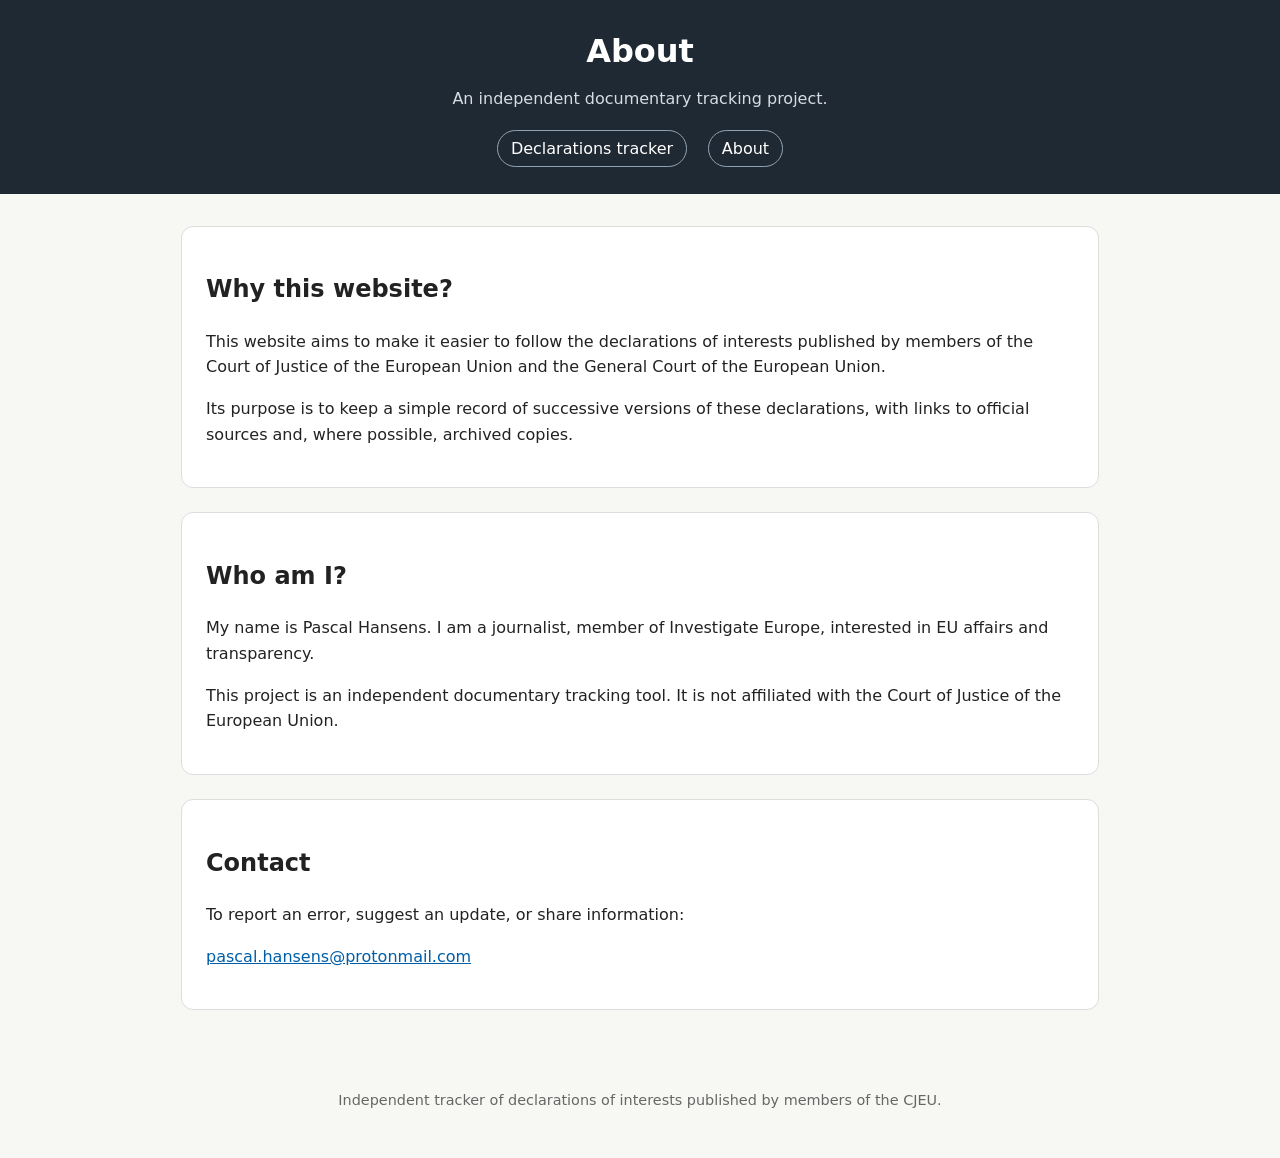
<file: about.html>
<!DOCTYPE html>

<html lang="en">
<head>
  <meta charset="UTF-8" />
  <meta name="viewport" content="width=device-width, initial-scale=1.0" />
  <title>About — Declarations of Interests of CJEU Members</title>
  <link rel="stylesheet" href="style.css" />
</head>
<body>

  <header class="site-header">
    <h1>About</h1>
    <p class="subtitle">An independent documentary tracking project.</p>


<nav>
  <a href="index.html">Declarations tracker</a>
  <a href="about.html">About</a>
</nav>


  </header>

  <main>

<section class="intro">
  <h2>Why this website?</h2>
  <p>
    This website aims to make it easier to follow the declarations of interests published by members of the Court of Justice of the European Union and the General Court of the European Union.
  </p>
  <p>
    Its purpose is to keep a simple record of successive versions of these declarations, with links to official sources and, where possible, archived copies.
  </p>
</section>

<section class="about-box">
  <h2>Who am I?</h2>
  <p>
    My name is Pascal Hansens. I am a journalist, member of Investigate Europe, interested in EU affairs and transparency.
  </p>
  <p>
    This project is an independent documentary tracking tool. It is not affiliated with the Court of Justice of the European Union.
  </p>
</section>

<section class="about-box">
  <h2>Contact</h2>
  <p>
    To report an error, suggest an update, or share information:
  </p>
  <p>
    <a href="mailto:pascal.hansens@protonmail.com">pascal.hansens@protonmail.com</a>
  </p>
</section>


  </main>

  <footer>
    <p>
      Independent tracker of declarations of interests published by members of the CJEU.
    </p>
  </footer>

</body>
</html>
</file>
<file: style.css>
* {
  box-sizing: border-box;
  }

body {
margin: 0;
font-family: system-ui, -apple-system, BlinkMacSystemFont, "Segoe UI", sans-serif;
line-height: 1.6;
color: #222;
background: #f7f7f4;
}

.site-header {
background: #1f2933;
color: white;
padding: 2rem 1rem;
text-align: center;
}

.site-header h1 {
margin: 0 auto;
max-width: 900px;
font-size: 2rem;
line-height: 1.2;
}

.subtitle {
max-width: 800px;
margin: 1rem auto;
color: #d5dce3;
}

nav {
margin-top: 1.5rem;
}

nav a {
color: white;
text-decoration: none;
margin: 0 0.5rem;
padding: 0.5rem 0.8rem;
border: 1px solid #8fa3b5;
border-radius: 999px;
}

nav a:hover {
background: white;
color: #1f2933;
}

main {
max-width: 950px;
margin: 2rem auto;
padding: 0 1rem;
}

.intro,
.about-box,
.notice,
.person-card {
background: white;
border: 1px solid #ddd;
border-radius: 12px;
padding: 1.5rem;
margin-bottom: 1.5rem;
}

.notice {
background: #fff7df;
border-color: #ead58c;
}

.people-section {
margin-top: 2.5rem;
}

.people-section h2 {
border-bottom: 3px solid #1f2933;
padding-bottom: 0.5rem;
}

.person-card h3 {
margin-bottom: 0.2rem;
font-size: 1.4rem;
}

.role {
margin-top: 0;
color: #555;
font-weight: 600;
}

.timeline {
margin-top: 1.5rem;
border-left: 3px solid #1f2933;
padding-left: 1.2rem;
}

.timeline-item {
position: relative;
margin-bottom: 1.5rem;
padding-left: 0.5rem;
}

.timeline-item::before {
content: "";
position: absolute;
left: -1.75rem;
top: 0.35rem;
width: 12px;
height: 12px;
background: #1f2933;
border-radius: 50%;
}

.timeline-item time {
display: inline-block;
font-weight: 700;
color: #1f2933;
margin-bottom: 0.2rem;
}

.timeline-item h4 {
margin: 0.2rem 0;
}

a {
color: #005ea8;
}

a:hover {
text-decoration: none;
}

footer {
text-align: center;
padding: 2rem 1rem;
color: #666;
font-size: 0.9rem;
}

@media (max-width: 600px) {
.site-header h1 {
font-size: 1.5rem;
}

nav a {
display: inline-block;
margin-bottom: 0.5rem;
}
}
</file>
